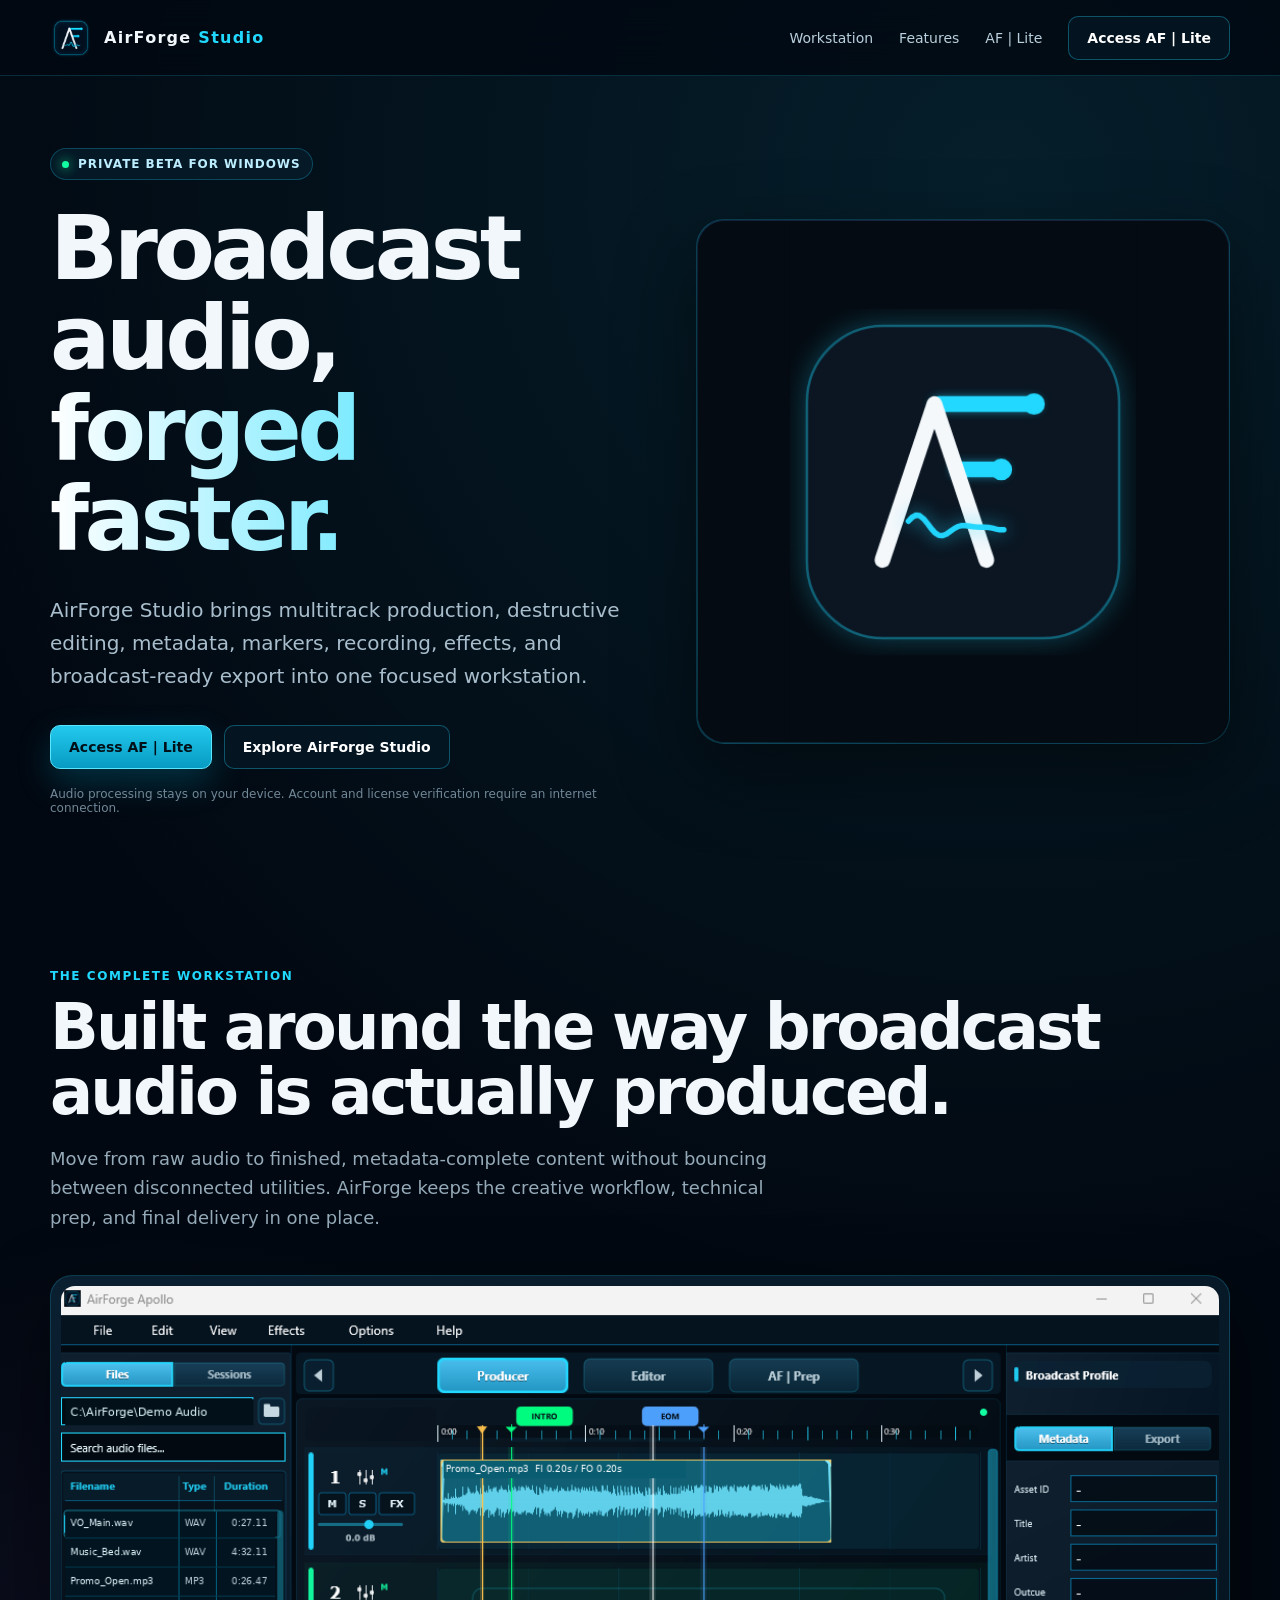
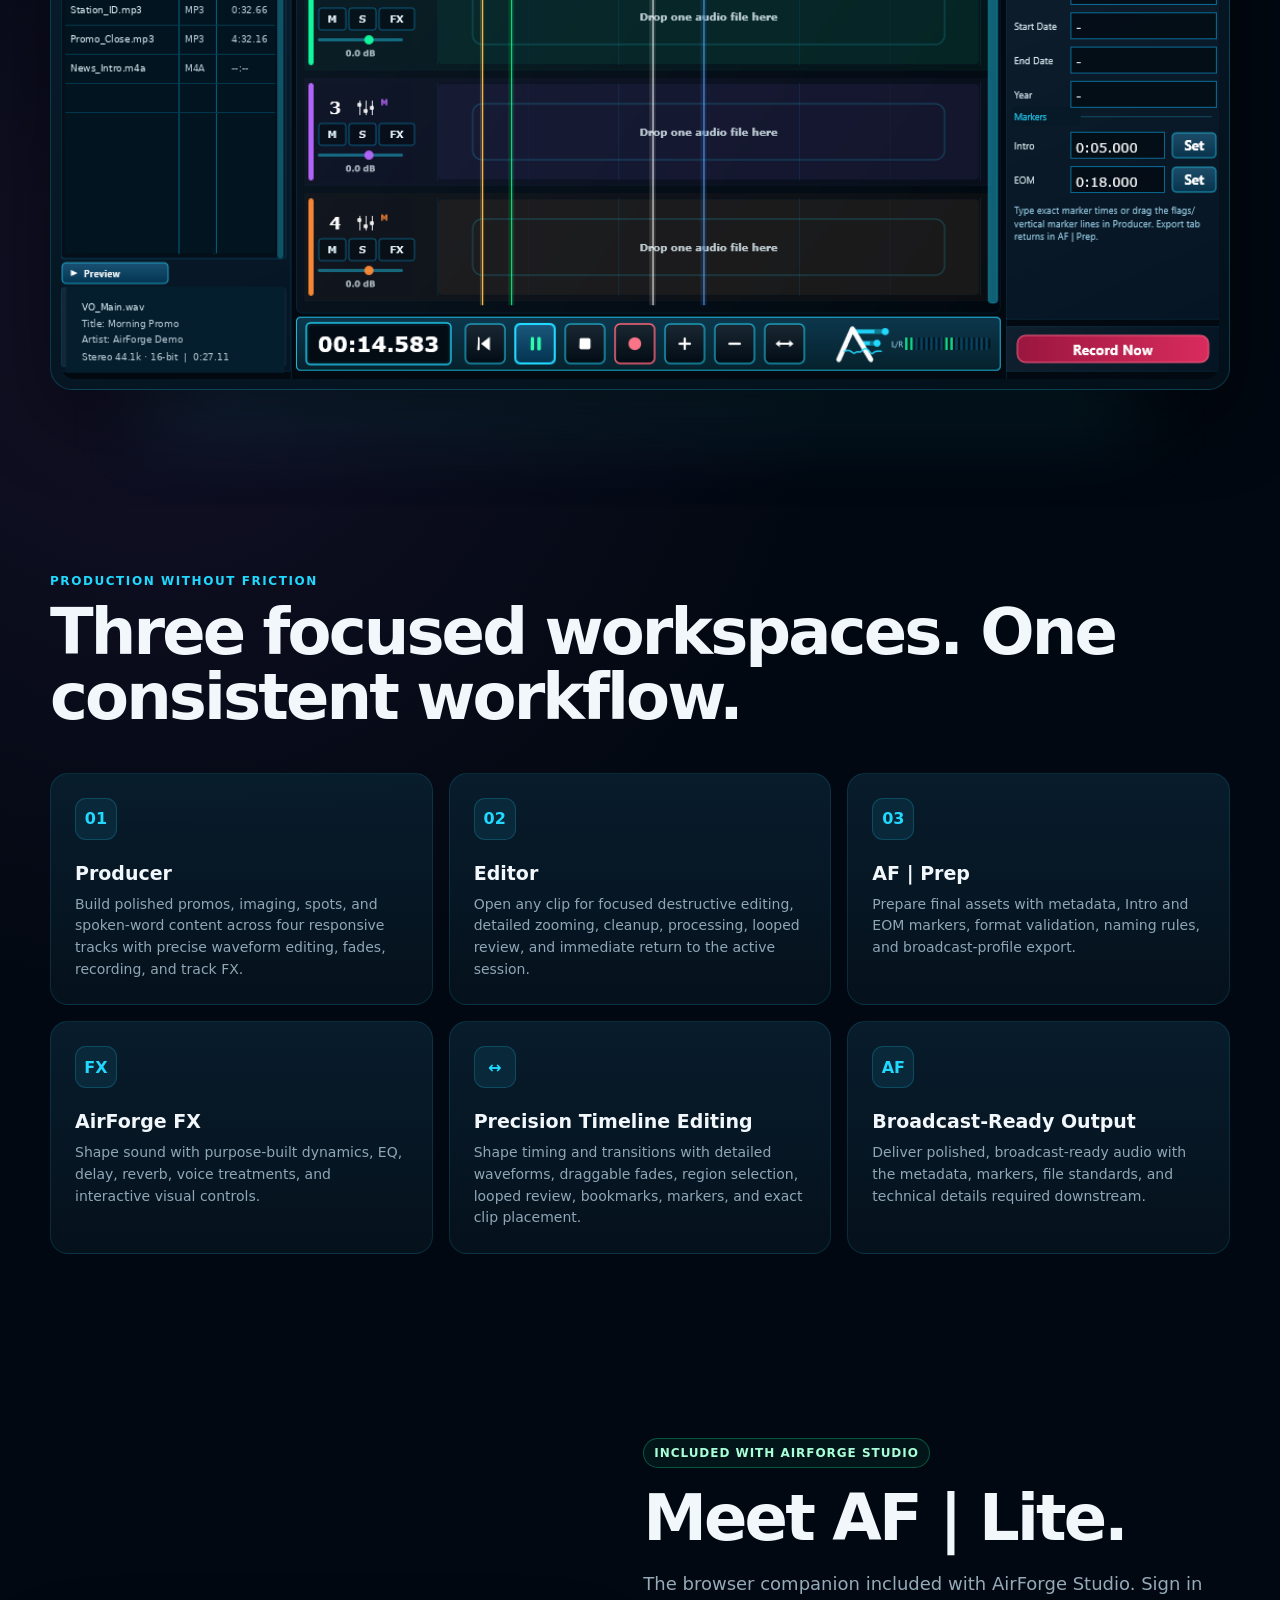
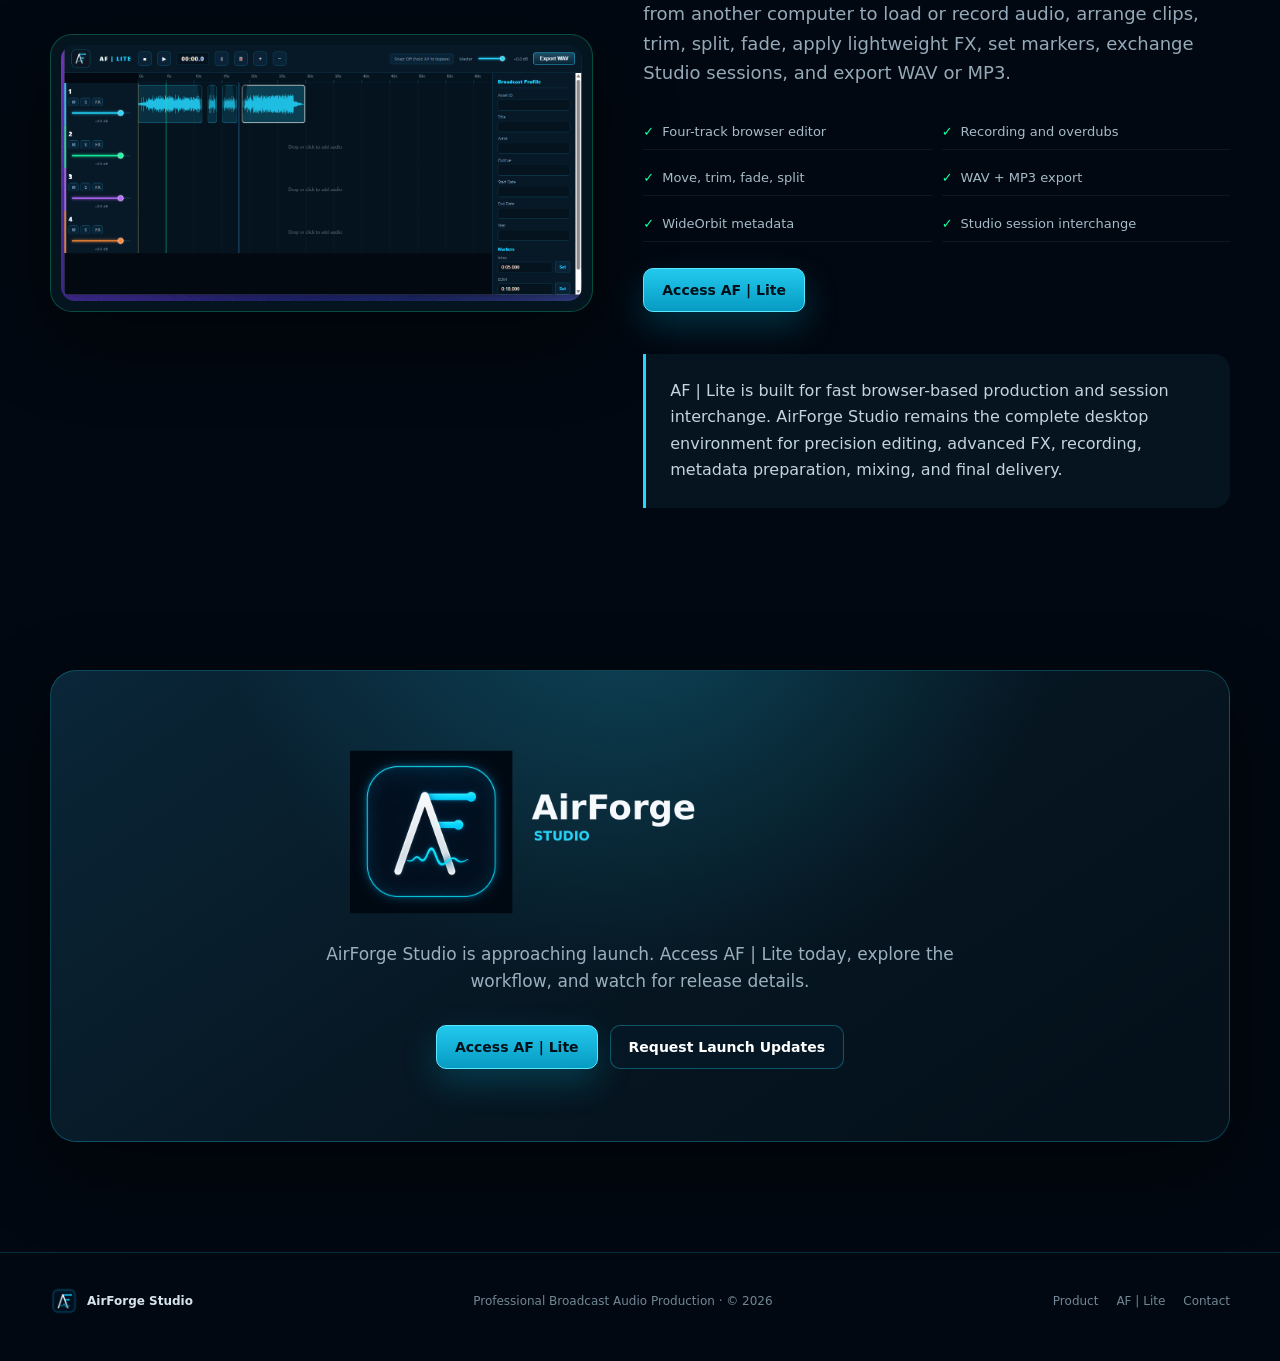
<file: index.html>
<!doctype html>
<html lang="en">
<head>
  <meta charset="utf-8" />
  <meta name="viewport" content="width=device-width, initial-scale=1" />
  <meta name="theme-color" content="#04111d" />
  <meta name="description" content="AirForge Studio is a professional broadcast audio production workstation built for speed, precision, and on-air workflows." />
  <title>AirForge Studio — Professional Broadcast Audio Production</title>
  <link rel="icon" href="assets/logo-icon.png" />
  <link rel="manifest" href="manifest.webmanifest" />
  <link rel="apple-touch-icon" href="assets/icon-192.png" />
  <style>
    :root{
      --bg:#020811; --bg2:#04111d; --panel:#071927; --panel2:#0a2234;
      --cyan:#21d8ff; --blue:#48a8ff; --green:#12ffa2; --magenta:#b767ff;
      --text:#f2f7fb; --muted:#8aa0af; --line:rgba(33,216,255,.18);
      --shadow:0 28px 80px rgba(0,0,0,.45);
    }
    *{box-sizing:border-box}
    html{scroll-behavior:smooth}
    body{margin:0;background:
      radial-gradient(circle at 78% 4%,rgba(33,216,255,.11),transparent 25%),
      radial-gradient(circle at 12% 42%,rgba(183,103,255,.09),transparent 24%),
      var(--bg);color:var(--text);font-family:Inter,Segoe UI,system-ui,-apple-system,sans-serif;overflow-x:hidden}
    a{color:inherit;text-decoration:none}
    button,a{ -webkit-tap-highlight-color:transparent }
    .wrap{width:min(1180px,calc(100% - 36px));margin:auto}
    .nav{height:76px;display:flex;align-items:center;justify-content:space-between;position:sticky;top:0;z-index:30;background:rgba(2,8,17,.78);backdrop-filter:blur(18px);border-bottom:1px solid var(--line)}
    .nav-inner{display:flex;align-items:center;justify-content:space-between;width:min(1180px,calc(100% - 36px));margin:auto}
    .brand{display:flex;align-items:center;gap:12px;font-weight:900;letter-spacing:.08em}.brand img{width:42px;height:42px;object-fit:contain}.brand span{color:var(--cyan)}
    .nav-links{display:flex;align-items:center;gap:26px;font-size:14px;color:#bad0dd}.nav-links a:hover{color:white}
    .btn{display:inline-flex;align-items:center;justify-content:center;gap:9px;border-radius:10px;padding:13px 18px;font-weight:800;font-size:14px;border:1px solid rgba(33,216,255,.32);background:#092033;color:white;cursor:pointer;transition:.2s ease}
    .btn:hover{transform:translateY(-2px);border-color:var(--cyan);box-shadow:0 0 24px rgba(33,216,255,.18)}
    .btn.primary{background:linear-gradient(180deg,#23c9ed,#079bc3);color:#001019;border-color:#59e6ff;box-shadow:0 14px 34px rgba(0,191,230,.22)}
    .btn.ghost{background:rgba(7,25,39,.7)}

    .hero{min-height:720px;display:grid;grid-template-columns:1.05fr .95fr;align-items:center;gap:56px;padding:72px 0 62px}
    .eyebrow{display:inline-flex;gap:9px;align-items:center;color:#bdeeff;border:1px solid rgba(33,216,255,.25);background:rgba(7,31,47,.65);padding:8px 11px;border-radius:999px;font-size:12px;font-weight:800;letter-spacing:.08em;text-transform:uppercase}
    .dot{width:7px;height:7px;border-radius:50%;background:var(--green);box-shadow:0 0 12px var(--green)}
    h1{font-size:clamp(52px,7vw,92px);line-height:1.01;letter-spacing:-.05em;margin:23px 0 22px;max-width:800px;padding:0 0 .08em;overflow:visible}
    h1 .accent{display:block;background:linear-gradient(90deg,#fff 0%,#7beaff 53%,#1fcbed 100%);-webkit-background-clip:text;background-clip:text;color:transparent}
    .lead{font-size:20px;line-height:1.65;color:#a9becc;max-width:660px;margin:0 0 32px}
    .hero-actions{display:flex;gap:12px;flex-wrap:wrap}
    .micro{margin-top:18px;color:#718897;font-size:12px}
    .hero-card{position:relative;min-height:525px;border:1px solid rgba(33,216,255,.2);border-radius:28px;background:linear-gradient(145deg,rgba(10,34,52,.92),rgba(2,9,16,.88));box-shadow:var(--shadow);overflow:hidden}
    .hero-card:before{content:"";position:absolute;inset:-25%;background:conic-gradient(from 180deg,transparent,rgba(33,216,255,.18),transparent 33%,rgba(183,103,255,.12),transparent 68%);animation:spin 18s linear infinite}@keyframes spin{to{transform:rotate(360deg)}}
    .hero-frame{position:absolute;inset:1px;border-radius:27px;background:linear-gradient(180deg,rgba(5,18,29,.98),rgba(2,8,15,.98));display:grid;place-items:center;overflow:hidden}
    .hero-frame iframe{width:100%;height:100%;border:0;pointer-events:none;transform:scale(1.02)}
    .hero-badge{position:absolute;left:22px;bottom:20px;right:22px;display:flex;justify-content:space-between;align-items:center;background:rgba(2,9,16,.72);border:1px solid rgba(33,216,255,.2);backdrop-filter:blur(12px);border-radius:14px;padding:13px 15px;font-size:12px;color:#9db4c2}
    .hero-badge strong{color:white;font-size:13px}

    section{padding:92px 0}.section-kicker{font-size:12px;color:var(--cyan);font-weight:900;letter-spacing:.13em;text-transform:uppercase;margin-bottom:12px}.section-title{font-size:clamp(36px,5vw,64px);line-height:1.02;letter-spacing:-.045em;margin:0 0 18px}.section-copy{color:#95aab8;font-size:18px;line-height:1.65;max-width:760px}
    .product-shot{margin-top:42px;padding:10px;border:1px solid rgba(33,216,255,.2);border-radius:22px;background:linear-gradient(160deg,#0a1f30,#03101a);box-shadow:var(--shadow);position:relative}.product-shot img{display:block;width:100%;border-radius:14px}.product-shot:after{content:"";position:absolute;inset:auto 8% -30px;height:60px;background:rgba(33,216,255,.16);filter:blur(42px);z-index:-1}
    .feature-grid{display:grid;grid-template-columns:repeat(3,1fr);gap:16px;margin-top:42px}.feature{padding:24px;border-radius:18px;background:linear-gradient(180deg,rgba(9,31,47,.9),rgba(5,18,29,.95));border:1px solid rgba(33,216,255,.13);min-height:190px}.feature .icon{width:42px;height:42px;border-radius:11px;display:grid;place-items:center;background:#09283a;border:1px solid rgba(33,216,255,.2);color:var(--cyan);font-weight:900;margin-bottom:22px}.feature h3{margin:0 0 10px;font-size:19px}.feature p{margin:0;color:#8fa6b5;line-height:1.55;font-size:14px}

    .lite{display:grid;grid-template-columns:1fr 1.08fr;gap:50px;align-items:center}.lite-card{padding:10px;border:1px solid rgba(18,255,162,.24);border-radius:22px;background:#04151f;box-shadow:var(--shadow)}.lite-card img{width:100%;display:block;border-radius:14px}.pill{display:inline-flex;padding:7px 10px;border-radius:999px;border:1px solid rgba(18,255,162,.28);color:#a9ffd7;background:rgba(18,255,162,.06);font-size:12px;font-weight:800;letter-spacing:.08em;text-transform:uppercase}.lite-list{display:grid;grid-template-columns:1fr 1fr;gap:10px;margin:26px 0}.lite-list div{font-size:13px;color:#a6bbc8;padding:10px 0;border-bottom:1px solid rgba(255,255,255,.06)}.lite-list div:before{content:"✓";color:var(--green);margin-right:8px;font-weight:900}
    .quote{margin-top:42px;padding:24px;border-left:3px solid var(--cyan);background:rgba(7,24,37,.75);border-radius:0 16px 16px 0;color:#c4d4de;line-height:1.65}

    .launch{padding:70px 0 110px}.launch-box{position:relative;overflow:hidden;text-align:center;padding:72px 30px;border-radius:26px;background:linear-gradient(145deg,#0a2638,#061520 58%,#04101a);border:1px solid rgba(33,216,255,.24);box-shadow:var(--shadow)}.launch-box:before{content:"";position:absolute;inset:-100px;background:radial-gradient(circle at 50% 0,rgba(33,216,255,.22),transparent 44%);pointer-events:none}.launch-box>*{position:relative}.launch-box p{max-width:650px;margin:16px auto 30px;color:#9bb0bd;font-size:17px;line-height:1.6}.launch-actions{display:flex;justify-content:center;gap:12px;flex-wrap:wrap}
    footer{border-top:1px solid var(--line);padding:34px 0 46px;color:#718795;font-size:12px}.footer-inner{display:flex;justify-content:space-between;align-items:center;gap:20px}.footer-brand{display:flex;align-items:center;gap:9px;color:#d6e3ea;font-weight:800}.footer-brand img{width:28px;height:28px}.footer-links{display:flex;gap:18px}
    .reveal{opacity:0;transform:translateY(20px);transition:.7s ease}.reveal.visible{opacity:1;transform:none}
    @media(max-width:900px){.nav-links a:not(.trial){display:none}.hero,.lite{grid-template-columns:1fr}.hero{padding-top:48px}.hero-card{min-height:430px}.feature-grid{grid-template-columns:1fr 1fr}.lite{gap:32px}.footer-inner{align-items:flex-start;flex-direction:column}}
    @media(max-width:600px){.wrap,.nav-inner{width:min(100% - 24px,1180px)}.nav{height:66px}.brand div{display:none}.hero{min-height:auto;padding:42px 0 52px;gap:32px}h1{font-size:52px}.lead{font-size:17px}.hero-card{min-height:360px}.feature-grid{grid-template-columns:1fr}.lite-list{grid-template-columns:1fr}.section-title{font-size:40px}.launch-box{padding:54px 18px}.btn{width:100%}.nav .btn{width:auto;padding:10px 12px}.footer-links{flex-wrap:wrap}}
  
    /* Mobile-first launch refinements */
    .mobile-cta{display:none}
    @media(max-width:700px){
      body{padding-bottom:78px}.nav{position:sticky;top:0}.nav-inner{gap:10px}.brand{min-width:0}.brand img{width:38px;height:38px}
      .hero{padding-top:28px}.eyebrow{font-size:10px}.hero-actions{display:grid;grid-template-columns:1fr;gap:10px}
      .hero-card{min-height:300px;border-radius:20px}.hero-frame{border-radius:19px}.hero-badge{left:10px;right:10px;bottom:10px;padding:10px;font-size:10px}
      section{padding:62px 0}.section-copy{font-size:16px}.product-shot{margin-top:28px;border-radius:15px;padding:6px;overflow:auto}.product-shot img{min-width:760px}
      .feature{min-height:0;padding:20px}.lite-card{overflow:auto}.lite-card img{min-width:720px}.quote{font-size:14px;padding:18px}.launch{padding-bottom:50px}
      .mobile-cta{display:grid;grid-template-columns:1fr 1fr;position:fixed;left:10px;right:10px;bottom:10px;z-index:90;background:rgba(2,9,16,.92);border:1px solid rgba(33,216,255,.28);border-radius:15px;padding:8px;gap:8px;backdrop-filter:blur(16px);box-shadow:0 12px 35px rgba(0,0,0,.48)}
      .mobile-cta .btn{width:100%;padding:12px 10px;font-size:12px}
    }
</style>
</head>
<body>
  <header class="nav">
    <div class="nav-inner">
      <a class="brand" href="#top"><img src="assets/logo-icon.png" alt="AirForge"><div>AirForge <span>Studio</span></div></a>
      <nav class="nav-links">
        <a href="#workstation">Workstation</a><a href="#features">Features</a><a href="#lite">AF | Lite</a>
        <a class="btn ghost trial" href="af-lite/">Access AF | Lite</a>
      </nav>
    </div>
  </header>

  <main id="top">
    <div class="wrap hero">
      <div>
        <div class="eyebrow"><span class="dot"></span> Private beta for Windows</div>
        <h1>Broadcast audio, <span class="accent">forged faster.</span></h1>
        <p class="lead">AirForge Studio brings multitrack production, destructive editing, metadata, markers, recording, effects, and broadcast-ready export into one focused workstation.</p>
        <div class="hero-actions">
          <a class="btn primary" href="af-lite/">Access AF | Lite</a>
          <a class="btn ghost" href="#workstation">Explore AirForge Studio</a>
        </div>
        <div class="micro">Audio processing stays on your device. Account and license verification require an internet connection.</div>
      </div>
      <div class="hero-card" aria-label="Animated AirForge logo">
        <div class="hero-frame"><iframe src="motion.html" title="Animated AirForge logo" loading="eager"></iframe></div>
      </div>
    </div>

    <section id="workstation">
      <div class="wrap reveal">
        <div class="section-kicker">The complete workstation</div>
        <h2 class="section-title">Built around the way broadcast audio is actually produced.</h2>
        <p class="section-copy">Move from raw audio to finished, metadata-complete content without bouncing between disconnected utilities. AirForge keeps the creative workflow, technical prep, and final delivery in one place.</p>
        <div class="product-shot"><img src="assets/airforge-app.png" alt="AirForge Studio Producer workspace"></div>
      </div>
    </section>

    <section id="features">
      <div class="wrap reveal">
        <div class="section-kicker">Production without friction</div>
        <h2 class="section-title">Three focused workspaces. One consistent workflow.</h2>
        <div class="feature-grid">
          <article class="feature"><div class="icon">01</div><h3>Producer</h3><p>Build polished promos, imaging, spots, and spoken-word content across four responsive tracks with precise waveform editing, fades, recording, and track FX.</p></article>
          <article class="feature"><div class="icon">02</div><h3>Editor</h3><p>Open any clip for focused destructive editing, detailed zooming, cleanup, processing, looped review, and immediate return to the active session.</p></article>
          <article class="feature"><div class="icon">03</div><h3>AF | Prep</h3><p>Prepare final assets with metadata, Intro and EOM markers, format validation, naming rules, and broadcast-profile export.</p></article>
          <article class="feature"><div class="icon">FX</div><h3>AirForge FX</h3><p>Shape sound with purpose-built dynamics, EQ, delay, reverb, voice treatments, and interactive visual controls.</p></article>
          <article class="feature"><div class="icon">↔</div><h3>Precision Timeline Editing</h3><p>Shape timing and transitions with detailed waveforms, draggable fades, region selection, looped review, bookmarks, markers, and exact clip placement.</p></article>
          <article class="feature"><div class="icon">AF</div><h3>Broadcast-Ready Output</h3><p>Deliver polished, broadcast-ready audio with the metadata, markers, file standards, and technical details required downstream.</p></article>
        </div>
      </div>
    </section>

    <section id="lite">
      <div class="wrap lite reveal">
        <div class="lite-card"><img src="assets/af-lite.png" alt="AF Lite browser multitrack editor"></div>
        <div>
          <span class="pill">Included with AirForge Studio</span>
          <h2 class="section-title" style="margin-top:18px">Meet AF | Lite.</h2>
          <p class="section-copy">The browser companion included with AirForge Studio. Sign in from another computer to load or record audio, arrange clips, trim, split, fade, apply lightweight FX, set markers, exchange Studio sessions, and export WAV or MP3.</p>
          <div class="lite-list">
            <div>Four-track browser editor</div><div>Recording and overdubs</div><div>Move, trim, fade, split</div><div>WAV + MP3 export</div><div>WideOrbit metadata</div><div>Studio session interchange</div>
          </div>
          <a class="btn primary" href="af-lite/">Access AF | Lite</a>
          <div class="quote">AF | Lite is built for fast browser-based production and session interchange. AirForge Studio remains the complete desktop environment for precision editing, advanced FX, recording, metadata preparation, mixing, and final delivery.</div>
        </div>
      </div>
    </section>

    <section class="launch">
      <div class="wrap reveal">
        <div class="launch-box">
          <img src="assets/logo-horizontal.png" alt="AirForge Studio" style="width:min(580px,88%);height:auto">
          <p>AirForge Studio is approaching launch. Access AF | Lite today, explore the workflow, and watch for release details.</p>
          <div class="launch-actions"><a class="btn primary" href="af-lite/">Access AF | Lite</a><a class="btn ghost" href="mailto:remix4u@hotmail.com?subject=AirForge%20Studio%20Launch%20Updates">Request Launch Updates</a></div>
        </div>
      </div>
    </section>
  </main>

  <footer><div class="wrap footer-inner"><div class="footer-brand"><img src="assets/logo-icon.png" alt="">AirForge Studio</div><div>Professional Broadcast Audio Production · © 2026</div><div class="footer-links"><a href="#workstation">Product</a><a href="#lite">AF | Lite</a><a href="mailto:remix4u@hotmail.com">Contact</a></div></div></footer>
  <script>
    const observer=new IntersectionObserver(entries=>entries.forEach(e=>{if(e.isIntersecting)e.target.classList.add('visible')}),{threshold:.12});
    document.querySelectorAll('.reveal').forEach(el=>observer.observe(el));
  </script>
<div class="mobile-cta"><a class="btn ghost" href="#features">See Features</a><a class="btn primary" href="af-lite/">Access AF | Lite</a></div>
</body>
</html>
</file>
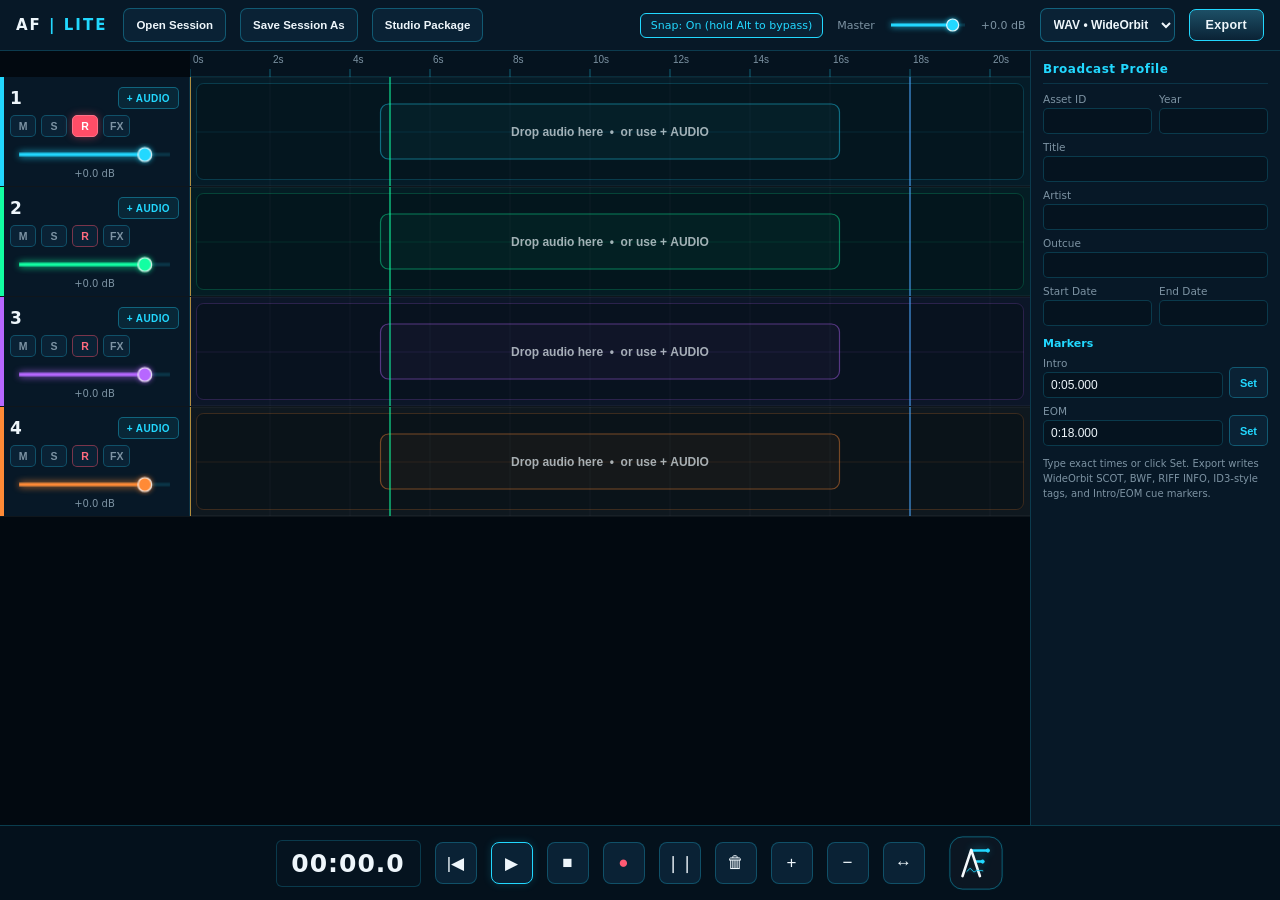
<file: af-lite.html>
<!DOCTYPE html>
<html lang="en">
<head>
<meta charset="UTF-8">
<title>AF | LITE</title>
<style>
  :root{
    --bg:#020910; --bg2:#05131f; --panel:#071827; --panel2:#0a2235;
    --border:#0a7fb2; --borderBright:#22d8ff; --cyan:#22d8ff; --blue:#48a8ff;
    --green:#12ffa2; --amber:#ffc34d; --red:#ff4d67; --magenta:#b767ff; --orange:#ff8a36;
    --text:#eef6fb; --muted:#7d93a3;
  }
  *{ box-sizing:border-box; }
  html,body{
    margin:0; padding:0; height:100%; background:var(--bg); color:var(--text);
    font-family:'Segoe UI',system-ui,-apple-system,sans-serif; overflow:hidden;
  }
  .app{ display:flex; flex-direction:column; height:100vh; }

  /* Transport */
  .transport{
    display:flex; align-items:center; gap:14px; padding:10px 16px;
    background:var(--panel); border-bottom:1px solid rgba(34,216,255,.18);
  }
  .brand{ font-weight:800; letter-spacing:2px; font-size:15px; margin-right:2px; }
  #logoMeter{ margin-right:8px; }
  .brand .mix{ color:var(--cyan); }
  .tbtn{
    width:36px; height:36px; border-radius:8px; background:var(--panel2);
    border:1px solid rgba(34,216,255,.25); color:var(--text); cursor:pointer;
    display:flex; align-items:center; justify-content:center; font-size:14px;
  }
  .tbtn:hover{ border-color:var(--cyan); box-shadow:0 0 10px rgba(34,216,255,.3); }
  .timeReadout{
    font-variant-numeric:tabular-nums; font-size:15px; font-weight:700;
    background:var(--bg2); border:1px solid rgba(34,216,255,.2); border-radius:6px;
    padding:6px 12px; letter-spacing:1px;
  }
  .spacer{ flex:1; }
  .masterWrap{ display:flex; align-items:center; gap:8px; font-size:11px; color:var(--muted); }
  .snapToggle{
    font-size:11px; color:var(--muted); display:flex; align-items:center; gap:6px;
    background:var(--panel2); border:1px solid rgba(34,216,255,.2); border-radius:6px;
    padding:5px 10px; cursor:pointer; user-select:none;
  }
  .snapToggle.on{ color:var(--cyan); border-color:var(--cyan); }

  /* Ruler */
  .ruler{
    height:26px; background:var(--bg2); position:relative;
    margin-left:190px; border-bottom:1px solid rgba(34,216,255,.12);
  }

  /* Tracks */
  .tracks{ flex:1; overflow-y:auto; }
  .trackRow{ display:flex; height:110px; border-bottom:1px solid rgba(255,255,255,.05); }
  .trackHeader{
    width:190px; flex:0 0 190px; background:var(--panel); padding:10px;
    border-right:1px solid rgba(34,216,255,.12); position:relative;
  }
  .trackHeader .stripe{ position:absolute; left:0; top:0; bottom:0; width:4px; }
  .trackTop{ display:flex; align-items:center; gap:6px; margin-bottom:6px; }
  .trackNum{ font-size:17px; font-weight:800; }
  .trackBtns{ display:flex; gap:5px; margin-bottom:6px; }
  .mbtn{
    min-width:26px; padding:0 6px; height:22px; border-radius:5px; font-size:10.5px; font-weight:700;
    background:var(--panel2); border:1px solid rgba(34,216,255,.25); color:var(--muted);
    cursor:pointer;
  }
  .mbtn.active{ background:var(--cyan); color:var(--bg); border-color:var(--cyan); }
  .dbLabel{ font-size:10px; color:var(--muted); text-align:center; margin:2px 0 6px; }
  .fxPopover{
    position:fixed; z-index:9998; background:var(--panel2);
    border:1px solid rgba(34,216,255,.35); border-radius:8px; padding:10px 12px;
    box-shadow:0 8px 24px rgba(0,0,0,.5);
  }
  .fxPopTitle{ font-size:10.5px; color:var(--muted); margin-bottom:8px; font-weight:700; }
  .fxPopover .eqRow{ display:flex; gap:10px; }
  .eqCol{ display:flex; flex-direction:column; align-items:center; gap:4px; }
  .eqCol span{ font-size:9px; color:var(--muted); }
  .eqCol canvas{ cursor:ns-resize; }
  .faderRow{ display:flex; align-items:center; gap:6px; }
  .faderCanvasWrap{ width:100%; }

  .laneWrap{ flex:1; position:relative; background:var(--bg2); }
  .lane{ position:absolute; inset:0; }

  .exportFormat{
    background:var(--panel2); color:var(--text); border:1px solid rgba(34,216,255,.35);
    border-radius:7px; padding:8px 9px; font-size:12px; font-weight:700;
  }
  .exportFormat:focus{ outline:none; border-color:var(--cyan); }
  .exportBtn{
    background:linear-gradient(180deg,#1d4f66,#0a2235); color:var(--text);
    border:1px solid var(--cyan); border-radius:7px; padding:8px 16px;
    font-size:12.5px; font-weight:700; cursor:pointer; letter-spacing:.3px;
  }
  .exportBtn:hover{ box-shadow:0 0 12px rgba(34,216,255,.4); }
  .exportBtn:disabled{ opacity:0.5; cursor:default; box-shadow:none; }

  .mainArea{ flex:1; display:flex; min-height:0; }
  .timelineCol{ flex:1; display:flex; flex-direction:column; min-width:0; }
  .timelineCol .tracks{ flex:1; }

  .metaPanel{
    width:250px; flex:0 0 250px; background:var(--panel);
    border-left:1px solid rgba(34,216,255,.18); padding:11px 12px; overflow-y:auto;
  }
  .metaHeader{
    font-size:12px; font-weight:800; letter-spacing:.5px; color:var(--cyan);
    margin-bottom:9px; padding-bottom:7px; border-bottom:1px solid rgba(34,216,255,.15);
  }
  .metaGrid{ display:grid; grid-template-columns:minmax(0,1fr); gap:7px; }
  .metaGrid.twoCol{ grid-template-columns:minmax(0,1fr) minmax(0,1fr); }
  .metaPanel label{
    display:block; min-width:0; font-size:10.5px; color:var(--muted); margin-bottom:0;
  }
  .metaPanel input{
    display:block; width:100%; min-width:0; margin-top:3px; background:var(--bg2);
    border:1px solid rgba(34,216,255,.2); border-radius:5px; color:var(--text);
    padding:5px 7px; font-size:12px;
  }
  .metaPanel input:focus{ outline:none; border-color:var(--cyan); }
  .metaSub{
    font-size:11px; font-weight:700; color:var(--cyan); margin:11px 0 7px;
  }
  .markerRow{ display:flex; align-items:flex-end; gap:6px; margin-bottom:7px; }
  .markerRow label{ flex:1; margin-bottom:0; }
  .setBtn{
    background:var(--panel2); border:1px solid rgba(34,216,255,.3); color:var(--cyan);
    border-radius:5px; padding:6px 10px; font-size:11px; font-weight:700; cursor:pointer;
    height:31px;
  }
  .setBtn:hover{ border-color:var(--cyan); box-shadow:0 0 8px rgba(34,216,255,.3); }
  .metaHint{ font-size:10px; color:var(--muted); line-height:1.5; margin-top:10px; }

  .ctxMenu{
    position:fixed; display:none; background:var(--panel2);
    border:1px solid rgba(34,216,255,.35); border-radius:8px; padding:5px;
    box-shadow:0 8px 24px rgba(0,0,0,.5); z-index:9999; min-width:170px;
  }
  .ctxItem{
    padding:8px 12px; font-size:12.5px; border-radius:5px; cursor:pointer;
    color:var(--text);
  }
  .ctxItem:hover{ background:rgba(34,216,255,.18); color:var(--cyan); }
  .ctxItem.disabled{ color:var(--muted); cursor:default; }
  .ctxItem.disabled:hover{ background:none; color:var(--muted); }
  .ctxSep{ height:1px; background:rgba(255,255,255,.08); margin:4px 2px; }

  .topBar{
    display:flex; align-items:center; gap:14px; padding:8px 16px;
    background:var(--panel); border-bottom:1px solid rgba(34,216,255,.18);
  }
  .transport{
    min-height:70px; padding:8px 12px; border-top:1px solid rgba(34,216,255,.22);
    border-bottom:none; justify-content:center; background:#04111c;
  }
  .transport .timeReadout{ font-size:25px; min-width:145px; text-align:center; padding:8px 14px; }
  .transport .tbtn{ width:42px; height:42px; font-size:17px; }
  .transport #btnPlay{ border-color:var(--cyan); box-shadow:0 0 8px rgba(34,216,255,.18); }
  .transport #logoMeter{ margin-left:8px; margin-right:0; }
  .addAudioBtn{
    margin-left:auto; height:22px; padding:0 8px; border-radius:5px; cursor:pointer;
    background:rgba(34,216,255,.08); border:1px solid rgba(34,216,255,.35);
    color:var(--cyan); font-size:10px; font-weight:800; letter-spacing:.4px;
  }
  .addAudioBtn:hover{ border-color:var(--cyan); box-shadow:0 0 8px rgba(34,216,255,.25); }
  .sessionBtn{
    height:34px; padding:0 12px; border-radius:7px; cursor:pointer;
    background:var(--panel2); border:1px solid rgba(34,216,255,.30);
    color:var(--text); font-size:11.5px; font-weight:700; white-space:nowrap;
  }
  .sessionBtn:hover{ border-color:var(--cyan); color:var(--cyan); box-shadow:0 0 8px rgba(34,216,255,.22); }
  .mbtn.recordArm{ color:#ff6b80; border-color:rgba(255,77,103,.45); }
  .mbtn.recordArm.active{ background:#ff4d67; color:#fff; border-color:#ff7188; box-shadow:0 0 9px rgba(255,77,103,.45); }
  #btnRecord.recording{ background:#ff4d67; color:#fff !important; border-color:#ff8a9b; box-shadow:0 0 16px rgba(255,77,103,.72); animation:recordPulse 1s ease-in-out infinite; }
  .recBadge{ display:none; align-items:center; height:18px; padding:0 6px; border-radius:9px; background:#ff4d67; color:#fff; font-size:9px; font-weight:900; letter-spacing:.65px; box-shadow:0 0 9px rgba(255,77,103,.45); }
  .trackHeader.recordingTrack .recBadge{ display:inline-flex; animation:recordPulse 1s ease-in-out infinite; }
  @keyframes recordPulse{ 0%,100%{transform:scale(1);opacity:1} 50%{transform:scale(.94);opacity:.72} }

  /* Mobile/tablet navigation: preserve the workstation instead of crushing it. */
  @media (max-width: 820px){
    html,body{ overflow:auto; min-height:100%; }
    .app{ min-width:0; height:auto; min-height:100vh; overflow:visible; }
    .transport{ position:sticky; top:0; z-index:1000; flex-wrap:wrap; gap:8px; padding:8px; }
    .transport .spacer{ display:none; }
    .brand{ order:-1; }
    .timeReadout{ font-size:14px; padding:6px 8px; }
    .tbtn{ width:38px; height:38px; }
    .masterWrap{ width:100%; justify-content:flex-end; order:20; }
    .exportFormat,.exportBtn{ min-height:38px; }
    .mainArea{ display:block; overflow:visible; }
    .timelineCol{ width:100%; overflow-x:auto; -webkit-overflow-scrolling:touch; }
    .timelineCol > .ruler, .timelineCol > .tracks{ min-width:760px; }
    .ruler{ margin-left:145px; }
    .trackHeader{ width:145px; flex-basis:145px; padding:8px; }
    .trackRow{ height:104px; }
    .metaPanel{ width:100%; max-height:none; border-left:0; border-top:1px solid rgba(34,216,255,.18); padding:12px; }
    .metaPanel label{ margin-bottom:7px; }
    canvas{ touch-action:none; }
  }
  @media (max-width: 480px){
    #logoMeter{ width:44px; height:44px; }
    .brand{ font-size:13px; margin-right:0; }
    .snapToggle{ width:100%; justify-content:center; order:18; }
    .exportFormat{ flex:1; }
    .exportBtn{ flex:1; }
  }

</style>
</head>
<body>
<div class="app">

  <div class="topBar">
    <div class="brand"><span style="color:var(--text)">AF</span> <span class="mix">| LITE</span></div>
    <button class="sessionBtn" id="btnOpenSession">Open Session</button>
    <button class="sessionBtn" id="btnSaveSession">Save Session As</button>
    <button class="sessionBtn" id="btnPackageSession" title="Download a ZIP containing the Studio-compatible session and its source audio">Studio Package</button>
    <input id="sessionFileInput" type="file" accept=".cfsession,.afsession,.afs,.xml,text/xml" hidden>
    <input id="sessionAudioInput" type="file" accept="audio/*" multiple hidden>
    <div class="spacer"></div>
    <div class="snapToggle on" id="snapToggle">Snap: On (hold Alt to bypass)</div>
    <div class="masterWrap">Master
      <canvas id="masterFader" width="90" height="26"></canvas>
      <span id="masterDbLabel">0.0 dB</span>
    </div>
    <select class="exportFormat" id="exportFormat" aria-label="Export format"><option value="wav">WAV • WideOrbit</option><option value="mp3">MP3 • Mobile</option></select>
    <button class="exportBtn" id="btnExport">Export</button>
  </div>

  <div class="mainArea">
    <div class="timelineCol">
      <div class="ruler"><canvas id="rulerCanvas"></canvas></div>
      <div class="tracks" id="tracks"></div>
    </div>

    <div class="metaPanel">
      <div class="metaHeader">Broadcast Profile</div>
      <div class="metaGrid twoCol">
        <label>Asset ID<input data-meta="assetId"></label>
        <label>Year<input data-meta="year"></label>
      </div>
      <div class="metaGrid" style="margin-top:7px;">
        <label>Title<input data-meta="title"></label>
        <label>Artist<input data-meta="artist"></label>
        <label>Outcue<input data-meta="outcue"></label>
      </div>
      <div class="metaGrid twoCol" style="margin-top:7px;">
        <label>Start Date<input data-meta="startDate"></label>
        <label>End Date<input data-meta="endDate"></label>
      </div>
      <div class="metaSub">Markers</div>
      <div class="markerRow">
        <label>Intro<input id="introField" value="0:00.000"></label>
        <button class="setBtn" id="setIntro">Set</button>
      </div>
      <div class="markerRow">
        <label>EOM<input id="eomField" value="0:00.000"></label>
        <button class="setBtn" id="setEom">Set</button>
      </div>
      <div class="metaHint">Type exact times or click Set. Export writes WideOrbit SCOT, BWF, RIFF INFO, ID3-style tags, and Intro/EOM cue markers.</div>
    </div>
  </div>

  <div class="transport">
    <div class="timeReadout" id="timeReadout">00:00.0</div>
    <button class="tbtn" id="btnToStart" title="Return to start">|&#9664;</button>
    <button class="tbtn" id="btnPlay" title="Play / Pause">&#9654;</button>
    <button class="tbtn" id="btnStop" title="Stop">&#9632;</button>
    <button class="tbtn" id="btnRecord" title="Record microphone to armed track" style="color:#ff5a73">&#9679;</button>
    <button class="tbtn" id="btnSplit" title="Split selected clip at playhead">&#10072;&#10072;</button>
    <button class="tbtn" id="btnDelete" title="Remove selected clip (Delete)">&#128465;</button>
    <button class="tbtn" id="btnZoomIn" title="Zoom in around playhead">+</button>
    <button class="tbtn" id="btnZoomOut" title="Zoom out around playhead">&minus;</button>
    <button class="tbtn" id="btnFit" title="Fit session to window">&#8596;</button>
    <canvas id="logoMeter" width="58" height="58"></canvas>
  </div>

  <div class="ctxMenu" id="ctxMenu"></div>

</div>

<script>
// Surface any error visibly instead of a silent blank page -- this line
// alone should tell us definitively what's actually happening if something
// is failing at runtime.
window.addEventListener('error', (e) => {
  const div = document.createElement('div');
  div.style.cssText = 'position:fixed;top:0;left:0;right:0;background:#ff4d67;color:#020910;padding:10px 14px;font-family:monospace;font-size:12px;z-index:99999;white-space:pre-wrap;';
  div.textContent = 'AirForge Lite error: ' + e.message + '  (line ' + e.lineno + ', col ' + e.colno + ')';
  document.body.appendChild(div);
});

// ---------------------------------------------------------------------------
// AirForge Lite -- 4-track web editor. No Editor workspace, no AF|Prep, no
// VST/heavy plugins. Move/trim/fade/split on up to one clip-chain per track,
// a light per-track 3-band EQ using native BiquadFilterNodes (no custom DSP
// at all), styled to match the real app's colour palette and fader language.
// ---------------------------------------------------------------------------

const AF = {
  cyan:'#22d8ff', green:'#12ffa2', magenta:'#b767ff', orange:'#ff8a36',
  bg:'#020910', panel2:'#0a2235'
};
const TRACK_COLORS = [AF.cyan, AF.green, AF.magenta, AF.orange];

const audioCtx = new (window.AudioContext || window.webkitAudioContext)();
const masterGain = audioCtx.createGain();
masterGain.connect(audioCtx.destination);

// Tap the actual master bus -- this is a real meter, not a loop. connect()
// fans out without disturbing the existing signal path to destination.
const meterAnalyser = audioCtx.createAnalyser();
meterAnalyser.fftSize = 512;
meterAnalyser.smoothingTimeConstant = 0.35;
masterGain.connect(meterAnalyser);
const meterFreqData = new Uint8Array(meterAnalyser.frequencyBinCount);
const meterTimeData = new Uint8Array(meterAnalyser.fftSize);

let snapEnabled = true;
let timelineLength = 60; // seconds, auto-extends as content is added
let playhead = 0;
let isPlaying = false;
let isRecording = false;
let mediaRecorder = null;
let recordStream = null;
let recordChunks = [];
let recordStartPosition = 0;
let armedTrackIndex = 0;
let transportStartCtxTime = 0;
let transportStartOffset = 0;
let pxPerSecond = 40;
let viewStartSeconds = 0;
const markerState = { intro: 5, eom: 18 };
const metaState = { assetId:'', title:'', artist:'', outcue:'', startDate:'', endDate:'', year:'' };
const sessionState = { openedFromFile:false, sourceName:'Untitled.cfsession', pendingXml:null, sourceFiles:new Map() };


function transportNow(){
  return isPlaying ? (audioCtx.currentTime - transportStartCtxTime + transportStartOffset) : playhead;
}

// --- Fader (matches AirForgeFaderLookAndFeel: glow line, gradient cap, unity tick) ---
function drawFader(canvas, valueDb, color){
  const ctx = canvas.getContext('2d');
  const w = canvas.width, h = canvas.height;
  ctx.clearRect(0,0,w,h);
  const minDb = -60, maxDb = 12;
  const t = (valueDb - minDb) / (maxDb - minDb); // 0..1
  const trackY = h/2, trackLeft = 8, trackRight = w-8;
  const thumbX = trackLeft + t*(trackRight-trackLeft);

  ctx.strokeStyle = 'rgba(34,216,255,0.15)';
  ctx.lineWidth = 3;
  ctx.beginPath(); ctx.moveTo(trackLeft, trackY); ctx.lineTo(trackRight, trackY); ctx.stroke();

  // glow fill from left to thumb
  ctx.strokeStyle = color;
  ctx.lineWidth = 3;
  ctx.shadowColor = color; ctx.shadowBlur = 6;
  ctx.beginPath(); ctx.moveTo(trackLeft, trackY); ctx.lineTo(thumbX, trackY); ctx.stroke();
  ctx.shadowBlur = 0;

  // unity tick (0dB)
  const unityT = (0 - minDb)/(maxDb-minDb);
  const unityX = trackLeft + unityT*(trackRight-trackLeft);
  ctx.strokeStyle = 'rgba(255,255,255,0.45)'; ctx.lineWidth = 1;
  ctx.beginPath(); ctx.moveTo(unityX, trackY-6); ctx.lineTo(unityX, trackY+6); ctx.stroke();

  // round handle, accent-coloured to match the track/master identity
  ctx.fillStyle = color;
  ctx.shadowColor = color; ctx.shadowBlur = 5;
  ctx.beginPath(); ctx.arc(thumbX, trackY, 6, 0, Math.PI*2); ctx.fill();
  ctx.shadowBlur = 0;
  ctx.strokeStyle = 'rgba(255,255,255,0.85)'; ctx.lineWidth = 1.2;
  ctx.beginPath(); ctx.arc(thumbX, trackY, 6, 0, Math.PI*2); ctx.stroke();
}
function roundRect(ctx,x,y,w,h,r){
  ctx.beginPath();
  ctx.moveTo(x+r,y); ctx.arcTo(x+w,y,x+w,y+h,r); ctx.arcTo(x+w,y+h,x,y+h,r);
  ctx.arcTo(x,y+h,x,y,r); ctx.arcTo(x,y,x+w,y,r); ctx.closePath();
}
function faderXToDb(canvas, mouseX){
  const w = canvas.width, trackLeft=8, trackRight=w-8;
  const t = Math.max(0, Math.min(1, (mouseX-trackLeft)/(trackRight-trackLeft)));
  return -60 + t*(12-(-60));
}

function wireFader(canvas, labelEl, getDb, setDb, color){
  const render = (db) => {
    drawFader(canvas, db, color);
    if (labelEl) labelEl.textContent = (db>=0?'+':'') + db.toFixed(1) + ' dB';
  };
  render(getDb());
  let dragging = false;
  const update = (e) => {
    const rect = canvas.getBoundingClientRect();
    const x = (e.touches ? e.touches[0].clientX : e.clientX) - rect.left;
    let db = faderXToDb(canvas, x);
    if (Math.abs(db) < 0.6) db = 0; // gentle snap to unity
    setDb(db);
    render(db);
  };
  canvas.addEventListener('mousedown', e => { dragging = true; update(e); });
  window.addEventListener('mousemove', e => { if (dragging) update(e); });
  window.addEventListener('mouseup', () => dragging = false);
  canvas.addEventListener('dblclick', () => { setDb(0); render(0); });
}

wireFader(document.getElementById('masterFader'), document.getElementById('masterDbLabel'),
  () => 20*Math.log10(masterGain.gain.value || 0.0001),
  (db) => { masterGain.gain.value = Math.pow(10, db/20); }, AF.cyan);

// --- Rotary EQ knob (matches FX rack knob language: glow ring + gradient body) ---
function drawKnob(canvas, value01, accent){
  const ctx = canvas.getContext('2d');
  const w = canvas.width, h = canvas.height;
  ctx.clearRect(0,0,w,h);
  const cx=w/2, cy=h/2, r=w/2-2;
  const startA = Math.PI*0.75, endA = Math.PI*2.25;
  const angle = startA + value01*(endA-startA);

  ctx.strokeStyle='rgba(255,255,255,0.08)'; ctx.lineWidth=2.4;
  ctx.beginPath(); ctx.arc(cx,cy,r,startA,endA); ctx.stroke();

  ctx.strokeStyle = accent; ctx.lineWidth=2.4;
  ctx.shadowColor = accent; ctx.shadowBlur=4;
  ctx.beginPath(); ctx.arc(cx,cy,r,startA,angle); ctx.stroke();
  ctx.shadowBlur=0;

  const grad = ctx.createRadialGradient(cx,cy-2,1,cx,cy,r*0.7);
  grad.addColorStop(0,'#233947'); grad.addColorStop(1,'#0b1622');
  ctx.fillStyle=grad; ctx.beginPath(); ctx.arc(cx,cy,r*0.62,0,Math.PI*2); ctx.fill();

  ctx.strokeStyle='rgba(255,255,255,0.85)'; ctx.lineWidth=1.4;
  ctx.beginPath();
  ctx.moveTo(cx+Math.cos(angle)*r*0.2, cy+Math.sin(angle)*r*0.2);
  ctx.lineTo(cx+Math.cos(angle)*r*0.55, cy+Math.sin(angle)*r*0.55);
  ctx.stroke();
}
function wireKnob(canvas, accent, onChange, initialValue=0.5, resetValue=0.5){
  let value = initialValue;
  drawKnob(canvas, value, accent);
  let dragging=false, startY=0, startVal=0;
  canvas.addEventListener('mousedown', e => { dragging=true; startY=e.clientY; startVal=value; });
  window.addEventListener('mousemove', e => {
    if (!dragging) return;
    value = Math.max(0, Math.min(1, startVal + (startY - e.clientY)/120));
    drawKnob(canvas, value, accent);
    onChange(value);
  });
  window.addEventListener('mouseup', () => dragging=false);
  canvas.addEventListener('dblclick', () => { value=resetValue; drawKnob(canvas,value,accent); onChange(value); });
}

// Synthesized impulse response for the reverb -- white noise shaped with an
// exponential decay. No IR file needed, no custom DSP beyond generating the
// buffer once; the actual reverb processing is entirely the native
// ConvolverNode. This is the standard technique for a real (if simple)
// algorithmic reverb using only built-in Web Audio nodes.
function createImpulseResponse(ctx, duration, decay){
  const rate = ctx.sampleRate;
  const length = Math.floor(rate*duration);
  const impulse = ctx.createBuffer(2, length, rate);
  for (let ch=0; ch<2; ch++){
    const data = impulse.getChannelData(ch);
    for (let i=0;i<length;i++) data[i] = (Math.random()*2-1) * Math.pow(1-i/length, decay);
  }
  return impulse;
}

// Built once and reused for BOTH live playback (audioCtx) and export
// (OfflineAudioContext) -- if these ever drifted into two separate
// implementations, "sounds right live, missing from the export" is exactly
// the kind of bug that creates.
function buildFxChain(ctx, inputNode, outputNode){
  const delayNode = ctx.createDelay(2.0); delayNode.delayTime.value = 0.35;
  const delayFeedback = ctx.createGain(); delayFeedback.gain.value = 0.35;
  const delayWet = ctx.createGain(); delayWet.gain.value = 0;
  const delayDry = ctx.createGain(); delayDry.gain.value = 1;
  const postDelay = ctx.createGain();
  inputNode.connect(delayDry); delayDry.connect(postDelay);
  inputNode.connect(delayNode); delayNode.connect(delayFeedback); delayFeedback.connect(delayNode);
  delayNode.connect(delayWet); delayWet.connect(postDelay);

  const convolver = ctx.createConvolver();
  convolver.buffer = createImpulseResponse(ctx, 2.4, 2.6);
  const reverbWet = ctx.createGain(); reverbWet.gain.value = 0;
  const reverbDry = ctx.createGain(); reverbDry.gain.value = 1;
  postDelay.connect(reverbDry); reverbDry.connect(outputNode);
  postDelay.connect(convolver); convolver.connect(reverbWet); reverbWet.connect(outputNode);

  return { delayNode, delayFeedback, delayWet, reverbWet };
}

// --- Track ---
class Track{
  constructor(index, headerEl, laneEl){
    this.index = index;
    this.color = TRACK_COLORS[index % 4];
    this.clips = []; // {buffer, peaks, startSeconds, trimStart, duration, fadeIn, fadeOut, sourceDuration, sourceFileName, sourceFile}
    this.selected = -1;
    this.mute = false; this.solo = false;

    this.gainNode = audioCtx.createGain();
    this.lowFilter = audioCtx.createBiquadFilter(); this.lowFilter.type='lowshelf'; this.lowFilter.frequency.value=200;
    this.midFilter = audioCtx.createBiquadFilter(); this.midFilter.type='peaking'; this.midFilter.frequency.value=1200; this.midFilter.Q.value=0.9;
    this.highFilter = audioCtx.createBiquadFilter(); this.highFilter.type='highshelf'; this.highFilter.frequency.value=5000;
    this.gainNode.connect(this.lowFilter); this.lowFilter.connect(this.midFilter);
    this.midFilter.connect(this.highFilter);
    const fx = buildFxChain(audioCtx, this.highFilter, masterGain);
    this.delayWet = fx.delayWet; this.reverbWet = fx.reverbWet;
    this.gainDb = 0;
    this.activeSources = [];

    this.headerEl = headerEl; this.laneEl = laneEl;
    this.buildHeader();
    this.canvas = document.createElement('canvas');
    this.canvas.className = 'lane';
    laneEl.appendChild(this.canvas);
    this.fileInput = document.createElement('input');
    this.fileInput.type = 'file'; this.fileInput.accept = 'audio/*';
    this.fileInput.style.display = 'none';
    laneEl.appendChild(this.fileInput);
    this.fileInput.addEventListener('change', (e) => {
      if (e.target.files.length) this.loadFile(e.target.files[0]);
    });
    this.wireLaneEvents();
    this.resize();
  }

  buildHeader(){
    const h = this.headerEl;
    h.innerHTML = `
      <div class="stripe" style="background:${this.color}"></div>
      <div class="trackTop"><span class="trackNum">${this.index+1}</span><span class="recBadge">REC</span><button class="addAudioBtn" data-add>+ AUDIO</button></div>
      <div class="trackBtns">
        <button class="mbtn" data-m>M</button>
        <button class="mbtn" data-s>S</button>
        <button class="mbtn recordArm${this.index===armedTrackIndex?' active':''}" data-r title="Arm Track ${this.index+1} for recording">R</button>
        <button class="mbtn" data-fx>FX</button>
      </div>
      <div class="faderRow">
        <canvas class="faderCanvasWrap" width="150" height="20"></canvas>
      </div>
      <div class="dbLabel">0.0 dB</div>
    `;
    h.querySelector('[data-m]').addEventListener('click', (e) => {
      this.mute = !this.mute; e.target.classList.toggle('active', this.mute); this.applyMuteSolo();
    });
    h.querySelector('[data-s]').addEventListener('click', (e) => {
      this.solo = !this.solo; e.target.classList.toggle('active', this.solo); this.applyMuteSolo();
    });
    h.querySelector('[data-r]').addEventListener('click', () => armTrack(this.index));
    h.querySelector('[data-fx]').addEventListener('click', (e) => this.toggleFxPopover(e.target));
    h.querySelector('[data-add]').addEventListener('click', () => this.fileInput.click());
    wireFader(h.querySelector('.faderCanvasWrap'), h.querySelector('.dbLabel'), () => this.gainDb, (db) => {
      this.gainDb = db; this.gainNode.gain.value = Math.pow(10, db/20);
    }, this.color);
  }

  toggleFxPopover(anchorEl){
    const existing = document.getElementById('fxPopover');
    if (existing){ existing.remove(); if (existing.dataset.track===String(this.index)) return; }
    const pop = document.createElement('div');
    pop.id = 'fxPopover'; pop.className = 'fxPopover'; pop.dataset.track = this.index;
    pop.innerHTML = `
      <div class="fxPopTitle">Track ${this.index+1} EQ</div>
      <div class="eqRow">
        <div class="eqCol"><canvas data-eq="low" width="30" height="30"></canvas><span>Low</span></div>
        <div class="eqCol"><canvas data-eq="mid" width="30" height="30"></canvas><span>Mid</span></div>
        <div class="eqCol"><canvas data-eq="high" width="30" height="30"></canvas><span>High</span></div>
      </div>
      <div class="fxPopTitle" style="margin-top:10px;">FX</div>
      <div class="eqRow">
        <div class="eqCol"><canvas data-fx="delay" width="30" height="30"></canvas><span>Delay</span></div>
        <div class="eqCol"><canvas data-fx="reverb" width="30" height="30"></canvas><span>Reverb</span></div>
      </div>
    `;
    const rect = anchorEl.getBoundingClientRect();
    pop.style.left = rect.left+'px'; pop.style.top = (rect.bottom+6)+'px';
    document.body.appendChild(pop);
    wireKnob(pop.querySelector('[data-eq="low"]'), this.color, v => this.lowFilter.gain.value=(v-0.5)*24, this.lowFilter.gain.value/24+0.5, 0.5);
    wireKnob(pop.querySelector('[data-eq="mid"]'), this.color, v => this.midFilter.gain.value=(v-0.5)*24, this.midFilter.gain.value/24+0.5, 0.5);
    wireKnob(pop.querySelector('[data-eq="high"]'), this.color, v => this.highFilter.gain.value=(v-0.5)*24, this.highFilter.gain.value/24+0.5, 0.5);
    wireKnob(pop.querySelector('[data-fx="delay"]'), this.color, v => this.delayWet.gain.value=v, this.delayWet.gain.value, 0);
    wireKnob(pop.querySelector('[data-fx="reverb"]'), this.color, v => this.reverbWet.gain.value=v, this.reverbWet.gain.value, 0);
    setTimeout(() => {
      window.addEventListener('click', function closeOnce(e){
        if (!pop.contains(e.target) && e.target!==anchorEl){ pop.remove(); window.removeEventListener('click', closeOnce); }
      });
    }, 0);
  }

  applyMuteSolo(){
    const anySolo = tracks.some(t => t.solo);
    const audible = this.mute ? false : (anySolo ? this.solo : true);
    this.gainNode.gain.value = audible ? Math.pow(10, this.gainDb/20) : 0;
  }

  resize(){
    const rect = this.laneEl.getBoundingClientRect();
    this.canvas.width = rect.width; this.canvas.height = rect.height;
    this.draw();
  }

  async decodeFile(file){
    const arr = await file.arrayBuffer();
    const buffer = await audioCtx.decodeAudioData(arr.slice(0));
    return { buffer, peaks:computePeaks(buffer, 1200) };
  }

  async loadFile(file){
    const decoded = await this.decodeFile(file);
    const clip = {
      buffer:decoded.buffer, peaks:decoded.peaks, startSeconds:0, trimStart:0,
      duration:decoded.buffer.duration, sourceDuration:decoded.buffer.duration,
      fadeIn:0, fadeOut:0, gainDb:0, name:file.name,
      sourceFileName:file.name, sourceFile:file
    };
    this.clips = [clip];
    sessionState.sourceFiles.set(file.name.toLowerCase(), file);
    timelineLength = Math.max(timelineLength, clip.duration + 5);
    rebuildRuler();
    this.draw();
  }

  addRecordedBuffer(buffer, file, startSeconds){
    const clip = {
      buffer, peaks:computePeaks(buffer, 1200), startSeconds:Math.max(0,startSeconds), trimStart:0,
      duration:buffer.duration, sourceDuration:buffer.duration,
      fadeIn:0.005, fadeOut:0.005, gainDb:0, name:file.name,
      sourceFileName:file.name, sourceFile:file
    };
    this.clips.push(clip);
    this.clips.sort((a,b) => a.startSeconds-b.startSeconds);
    this.selected = this.clips.indexOf(clip);
    currentTrackForSplit = this;
    sessionState.sourceFiles.set(file.name.toLowerCase(), file);
    timelineLength = Math.max(timelineLength, clip.startSeconds+clip.duration+5);
    rebuildRuler();
    this.draw();
  }

  async addSessionClip(spec, file){
    let decoded = null;
    if (file){
      try { decoded = await this.decodeFile(file); sessionState.sourceFiles.set(file.name.toLowerCase(), file); }
      catch(err){ console.warn('Could not decode session audio', file.name, err); }
    }
    const sourceDuration = Number(spec.sourceDuration || spec.duration || (decoded ? decoded.buffer.duration : 0));
    this.clips.push({
      buffer: decoded ? decoded.buffer : null,
      peaks: decoded ? decoded.peaks : new Array(1200).fill(0),
      startSeconds:Number(spec.start||0), trimStart:Number(spec.trimStart||0),
      duration:Number(spec.duration||sourceDuration||0), sourceDuration:sourceDuration,
      fadeIn:Number(spec.fadeIn||0), fadeOut:Number(spec.fadeOut||0), gainDb:Number(spec.gainDb||0),
      name:spec.name||spec.sourceFileName||'Clip',
      sourceFileName:spec.sourceFileName||spec.name||'', sourceFile:file||null
    });
  }

  x2sec(x){ return x / pxPerSecond + viewStartSeconds; }
  sec2x(s){ return (s - viewStartSeconds) * pxPerSecond; }

  hitTest(x, y){
    for (let i=0;i<this.clips.length;i++){
      const c = this.clips[i];
      const cx0 = this.sec2x(c.startSeconds), cx1 = this.sec2x(c.startSeconds+c.duration);
      if (x>=cx0 && x<=cx1) return i;
    }
    return -1;
  }

  draw(){
    const ctx = this.canvas.getContext('2d');
    const w = this.canvas.width, h = this.canvas.height;
    ctx.clearRect(0,0,w,h);

    // Give every track a persistent, AirForge-style lane identity instead of
    // allowing empty rows to collapse visually into one black canvas.
    const lanePad = 6;
    ctx.fillStyle = hexAlpha(this.color, 0.045);
    ctx.fillRect(0, 0, w, h);
    ctx.fillStyle = 'rgba(2,9,16,0.34)';
    roundRect(ctx, lanePad, lanePad, Math.max(0, w-lanePad*2), Math.max(0, h-lanePad*2), 7);
    ctx.fill();
    ctx.strokeStyle = hexAlpha(this.color, 0.20);
    ctx.lineWidth = 1;
    roundRect(ctx, lanePad+0.5, lanePad+0.5, Math.max(0, w-lanePad*2-1), Math.max(0, h-lanePad*2-1), 7);
    ctx.stroke();

    // Subtle centre line and edge separators make the lane read as a real
    // waveform workspace even before audio is loaded.
    ctx.strokeStyle = hexAlpha(this.color, 0.10);
    ctx.beginPath(); ctx.moveTo(lanePad, h/2+0.5); ctx.lineTo(w-lanePad, h/2+0.5); ctx.stroke();
    ctx.strokeStyle = 'rgba(255,255,255,0.035)';
    ctx.beginPath(); ctx.moveTo(0,0.5); ctx.lineTo(w,0.5); ctx.stroke();
    ctx.beginPath(); ctx.moveTo(0,h-0.5); ctx.lineTo(w,h-0.5); ctx.stroke();

    // grid -- same adaptive spacing as the ruler, only across the visible range
    ctx.strokeStyle='rgba(255,255,255,0.045)';
    const gridStep = rulerTickStep();
    const firstGrid = Math.floor(viewStartSeconds/gridStep)*gridStep;
    const visibleEnd = viewStartSeconds + w/pxPerSecond;
    for (let s=firstGrid; s<=visibleEnd; s+=gridStep){
      const x=this.sec2x(s); ctx.beginPath(); ctx.moveTo(x,0); ctx.lineTo(x,h); ctx.stroke();
    }
    if (this.clips.length===0){
      const dropW = Math.min(460, Math.max(220, w-72));
      const dropH = Math.min(56, h-28);
      const dropX = (w-dropW)/2;
      const dropY = (h-dropH)/2;
      ctx.fillStyle = hexAlpha(this.color, 0.045);
      roundRect(ctx, dropX, dropY, dropW, dropH, 8); ctx.fill();
      ctx.strokeStyle = hexAlpha(this.color, 0.42);
      ctx.lineWidth = 1.2;
      roundRect(ctx, dropX+0.5, dropY+0.5, dropW-1, dropH-1, 8); ctx.stroke();
      ctx.fillStyle = 'rgba(238,246,251,0.68)';
      ctx.font = '600 12px Segoe UI, sans-serif';
      ctx.textAlign = 'center';
      ctx.fillText('Drop audio here  •  or use + AUDIO', w/2, h/2+4);
      ctx.textAlign = 'left';
    }
    this.clips.forEach((c,i) => this.drawClip(ctx,c,i===this.selected));
    // Intro/EOM markers, matching the real app's green/blue convention
    const ix = this.sec2x(markerState.intro), ex = this.sec2x(markerState.eom);
    ctx.strokeStyle='rgba(18,255,162,0.7)'; ctx.lineWidth=1.5;
    ctx.beginPath(); ctx.moveTo(ix,0); ctx.lineTo(ix,h); ctx.stroke();
    ctx.strokeStyle='rgba(72,168,255,0.7)'; ctx.lineWidth=1.5;
    ctx.beginPath(); ctx.moveTo(ex,0); ctx.lineTo(ex,h); ctx.stroke();
    // playhead
    const px = this.sec2x(transportNow());
    ctx.strokeStyle='rgba(255,196,77,0.9)'; ctx.lineWidth=1.5;
    ctx.beginPath(); ctx.moveTo(px,0); ctx.lineTo(px,h); ctx.stroke();
  }

  drawClip(ctx, c, selected){
    const x0 = this.sec2x(c.startSeconds), x1 = this.sec2x(c.startSeconds+c.duration);
    const h = this.canvas.height, pad=6;
    ctx.fillStyle = hexAlpha(this.color, selected?0.22:0.14);
    roundRect(ctx, x0, pad, x1-x0, h-pad*2, 6); ctx.fill();
    ctx.strokeStyle = selected ? '#ffffff' : hexAlpha(this.color,0.6);
    ctx.lineWidth = selected?1.6:1;
    roundRect(ctx, x0, pad, x1-x0, h-pad*2, 6); ctx.stroke();

    // waveform
    const peaks = c.peaks;
    const visW = x1-x0, midY = h/2;
    ctx.fillStyle = hexAlpha(this.color, 0.85);
    const trimFrac0 = c.trimStart / c.sourceDuration;
    const trimFrac1 = (c.trimStart+c.duration) / c.sourceDuration;
    const i0 = Math.floor(trimFrac0*peaks.length), i1 = Math.ceil(trimFrac1*peaks.length);
    for (let px=0; px<visW; px++){
      const idx = i0 + Math.floor((px/visW)*(i1-i0));
      const pk = peaks[Math.max(0,Math.min(peaks.length-1,idx))] || 0;
      const barH = pk*(h-pad*2-4);
      ctx.fillRect(x0+px, midY-barH/2, 1, barH);
    }

    // fade triangles -- fadeIn/fadeOut are DURATIONS, so this needs a pure
    // scale conversion (duration * pxPerSecond), not sec2x(), which is for
    // absolute positions and subtracts viewStartSeconds. Once the view had
    // panned away from time zero, sec2x(c.fadeIn) produced a wildly wrong
    // (often deeply negative) width, which is exactly what made separated
    // clips look like they shared one continuous fade across the gap.
    ctx.fillStyle='rgba(2,9,16,0.55)';
    if (c.fadeIn>0){
      const fx = c.fadeIn * pxPerSecond;
      ctx.beginPath(); ctx.moveTo(x0,pad); ctx.lineTo(x0+fx,pad); ctx.lineTo(x0,h-pad); ctx.closePath(); ctx.fill();
    }
    if (c.fadeOut>0){
      const fx = c.fadeOut * pxPerSecond;
      ctx.beginPath(); ctx.moveTo(x1,pad); ctx.lineTo(x1-fx,pad); ctx.lineTo(x1,h-pad); ctx.closePath(); ctx.fill();
    }
  }

  wireLaneEvents(){
    let dragMode=null, dragClip=-1, dragStartX=0, orig=null, mouseDownX=0, dragMoved=false;
    const edgeZone = 12;

    this.canvas.addEventListener('mousedown', (e) => {
      const rect = this.canvas.getBoundingClientRect();
      const x = e.clientX-rect.left, y = e.clientY-rect.top;
      const idx = this.hitTest(x,y);
      this.selected = idx;
      currentTrackForSplit = this;
      if (idx===-1){
        seekTo(this.x2sec(x));
        this.selected=-1;
        this.draw();
        return;
      }
      const c = this.clips[idx];
      const cx0=this.sec2x(c.startSeconds), cx1=this.sec2x(c.startSeconds+c.duration);
      const topCorner = y < 16;
      dragStartX = x; orig = {...c}; dragClip = idx; mouseDownX = x; dragMoved = false;

      // Fade corners checked BEFORE trim edges (this is the exact hit-test
      // priority bug we found and fixed in the real app -- trim's edge zone
      // has no vertical constraint, so it must not be checked first or the
      // fade handle becomes unreachable).
      if (topCorner && Math.abs(x-cx0)<=12) dragMode='fadeIn';
      else if (topCorner && Math.abs(x-cx1)<=12) dragMode='fadeOut';
      else if (Math.abs(x-cx0)<=edgeZone) dragMode='trimStart';
      else if (Math.abs(x-cx1)<=edgeZone) dragMode='trimEnd';
      else dragMode='move';
      this.draw();
    });

    this.canvas.addEventListener('contextmenu', (e) => {
      e.preventDefault();
      const rect = this.canvas.getBoundingClientRect();
      const x = e.clientX-rect.left, y = e.clientY-rect.top;
      const clickedTime = Math.max(0, this.x2sec(x));
      const idx = this.hitTest(x,y);
      const items = [
        { label:'Set Intro Here', enabled:true, action:() => setMarkerAt('intro', clickedTime) },
        { label:'Set EOM Here', enabled:true, action:() => setMarkerAt('eom', clickedTime) },
      ];

      if (idx!==-1){
        this.selected = idx;
        currentTrackForSplit = this;
        this.draw();
        const c = this.clips[idx];
        const t = transportNow();
        const canSplit = t>c.startSeconds+0.05 && t<c.startSeconds+c.duration-0.05;
        items.push(
          { sep:true },
          { label:'Split at Playhead', enabled:canSplit, action:() => this.splitAtPlayhead() },
          { label:'Duplicate Clip', enabled:true, action:() => this.duplicateSelected() },
          { sep:true },
          { label:'Delete Clip', enabled:true, action:() => this.removeSelected() }
        );
      }
      showContextMenu(e.clientX, e.clientY, items);
    });

    window.addEventListener('mousemove', (e) => {
      if (!dragMode || dragClip<0) return;
      const rect = this.canvas.getBoundingClientRect();
      const x = e.clientX-rect.left;
      if (Math.abs(x-mouseDownX) > 3) dragMoved = true;
      // Pure delta -- NOT this.x2sec(), which adds viewStartSeconds and is
      // only correct for absolute positions. Using it here was adding a
      // phantom offset equal to however far the view had panned/zoomed,
      // which is exactly what caused clips to jump several seconds on a
      // tiny drag once the view was no longer at the very start.
      let deltaSec = (x-dragStartX) / pxPerSecond;
      const snap = (v) => (snapEnabled && !e.altKey) ? Math.round(v*4)/4 : v;
      const c = this.clips[dragClip];

      if (dragMode==='move'){
        c.startSeconds = Math.max(0, snap(orig.startSeconds+deltaSec));
      } else if (dragMode==='trimStart'){
        const maxStart = orig.startSeconds+orig.duration-0.1;
        const newStart = Math.min(maxStart, Math.max(0, snap(orig.startSeconds+deltaSec)));
        const shift = newStart-orig.startSeconds;
        c.startSeconds = newStart;
        c.trimStart = Math.max(0, orig.trimStart+shift);
        c.duration = orig.duration-shift;
      } else if (dragMode==='trimEnd'){
        const minEnd = orig.startSeconds+0.1;
        const newDur = Math.max(0.1, snap(orig.duration+deltaSec));
        c.duration = Math.min(newDur, orig.sourceDuration-c.trimStart);
      } else if (dragMode==='fadeIn'){
        c.fadeIn = Math.max(0, Math.min(c.duration*0.9, orig.fadeIn+deltaSec));
      } else if (dragMode==='fadeOut'){
        c.fadeOut = Math.max(0, Math.min(c.duration*0.9, orig.fadeOut-deltaSec));
      }
      this.draw();
    });
    window.addEventListener('mouseup', () => {
      // A plain click on a clip body (selected it, but never actually
      // dragged) also moves the playhead there -- previously the ONLY way
      // to position the cursor was clicking blank space, which made it
      // impossible to ever get the cursor INSIDE a loaded clip, which in
      // turn made Split unreachable (it requires the cursor to be inside
      // the clip). A real drag still moves/trims/fades as before; this
      // only fires when nothing actually moved.
      if (dragMode==='move' && !dragMoved && dragClip>=0){
        seekTo(this.x2sec(mouseDownX));
      }
      dragMode=null; dragClip=-1;
    });

    // Hover feedback: cursor changes near trim edges/fade corners so the
    // grab zones are actually visible, not just theoretically clickable.
    this.canvas.addEventListener('mousemove', (e) => {
      if (dragMode) return; // don't fight the active drag's own feedback
      const rect = this.canvas.getBoundingClientRect();
      const x = e.clientX-rect.left, y = e.clientY-rect.top;
      const idx = this.hitTest(x,y);
      if (idx===-1){ this.canvas.style.cursor = 'crosshair'; return; }
      const c = this.clips[idx];
      const cx0=this.sec2x(c.startSeconds), cx1=this.sec2x(c.startSeconds+c.duration);
      const topCorner = y<16;
      if (topCorner && (Math.abs(x-cx0)<=12 || Math.abs(x-cx1)<=12)) this.canvas.style.cursor='ns-resize';
      else if (Math.abs(x-cx0)<=edgeZone || Math.abs(x-cx1)<=edgeZone) this.canvas.style.cursor='ew-resize';
      else this.canvas.style.cursor='grab';
    });

    this.canvas.addEventListener('dragover', e => e.preventDefault());
    this.canvas.addEventListener('drop', e => {
      e.preventDefault();
      if (e.dataTransfer.files.length) this.loadFile(e.dataTransfer.files[0]);
    });
  }

  splitAtPlayhead(){
    if (this.selected<0) return;
    const c = this.clips[this.selected];
    const t = transportNow();
    if (t<=c.startSeconds+0.05 || t>=c.startSeconds+c.duration-0.05) return;
    const rightDur = c.startSeconds+c.duration-t;
    const leftDur = t-c.startSeconds;
    // 15ms is long enough to smooth over a hard discontinuity at the cut
    // point (avoids a click/pop if the waveform isn't at a zero-crossing
    // right there) but short enough that it doesn't read as an actual
    // fade -- clamped to 40% of whichever side is shorter so a very tiny
    // split fragment never gets over-faded.
    const DEFAULT_SPLIT_FADE = 0.015;
    const right = {...c, startSeconds:t, trimStart:c.trimStart+(t-c.startSeconds), duration:rightDur,
                   fadeIn: Math.min(rightDur*0.4, DEFAULT_SPLIT_FADE)};
    c.duration = leftDur;
    c.fadeOut = Math.min(leftDur*0.4, DEFAULT_SPLIT_FADE);
    this.clips.splice(this.selected+1, 0, right);
    this.draw();
  }

  removeSelected(){
    if (this.selected<0) return;
    this.clips.splice(this.selected, 1);
    this.selected = -1;
    this.draw();
  }

  duplicateSelected(){
    if (this.selected<0) return;
    const c = this.clips[this.selected];
    const copy = {...c, startSeconds: c.startSeconds+c.duration+0.25};
    this.clips.splice(this.selected+1, 0, copy);
    this.selected += 1;
    this.draw();
  }

  scheduleFrom(startTransportTime){
    this.clips.forEach(c => {
      if (!c.buffer) return;
      const clipEnd = c.startSeconds+c.duration;
      if (clipEnd <= startTransportTime) return;
      const src = audioCtx.createBufferSource();
      src.buffer = c.buffer;
      const fadeGain = audioCtx.createGain();
      src.connect(fadeGain); fadeGain.connect(this.gainNode);

      const offsetIntoClip = Math.max(0, startTransportTime-c.startSeconds);
      const bufferOffset = c.trimStart+offsetIntoClip;
      const playDuration = c.duration-offsetIntoClip;
      const whenCtx = audioCtx.currentTime + Math.max(0, c.startSeconds-startTransportTime);

      // Fade automation
      fadeGain.gain.setValueAtTime(0.0001, whenCtx);
      const fadeInEnd = whenCtx + Math.max(0, c.fadeIn-offsetIntoClip);
      fadeGain.gain.linearRampToValueAtTime(1, c.fadeIn>offsetIntoClip ? fadeInEnd : whenCtx+0.005);
      const fadeOutStart = whenCtx + Math.max(0, (c.duration-c.fadeOut)-offsetIntoClip);
      if (c.fadeOut>0){
        fadeGain.gain.setValueAtTime(1, fadeOutStart);
        fadeGain.gain.linearRampToValueAtTime(0.0001, whenCtx+playDuration);
      }
      src.start(whenCtx, bufferOffset, playDuration);
      this.activeSources.push(src);
    });
  }
  stopAll(){ this.activeSources.forEach(s => { try{s.stop();}catch(e){} }); this.activeSources=[]; }
}

function hexAlpha(hex, a){
  const n = parseInt(hex.slice(1),16);
  const r=(n>>16)&255,g=(n>>8)&255,b=n&255;
  return `rgba(${r},${g},${b},${a})`;
}
function computePeaks(buffer, resolution){
  const data = buffer.getChannelData(0);
  const step = Math.ceil(data.length/resolution);
  const peaks = [];
  for (let i=0;i<resolution;i++){
    let max=0;
    for (let j=i*step;j<Math.min(data.length,(i+1)*step);j++) max=Math.max(max, Math.abs(data[j]));
    peaks.push(max);
  }
  return peaks;
}

// --- Build tracks ---
const tracksEl = document.getElementById('tracks');
const tracks = [];
for (let i=0;i<4;i++){
  const row = document.createElement('div'); row.className='trackRow';
  const header = document.createElement('div'); header.className='trackHeader';
  const laneWrap = document.createElement('div'); laneWrap.className='laneWrap';
  row.appendChild(header); row.appendChild(laneWrap);
  tracksEl.appendChild(row);
  tracks.push(new Track(i, header, laneWrap));
}
window.addEventListener('resize', () => { rebuildRuler(); tracks.forEach(t=>t.resize()); });
requestAnimationFrame(() => tracks.forEach(t => t.resize()));

let currentTrackForSplit = null;
updateRecordUi();

// --- Ruler ---
function rulerTickStep(){
  const targetPxPerTick = 70;
  const rawStep = targetPxPerTick / pxPerSecond;
  const niceSteps = [0.1,0.25,0.5,1,2,5,10,15,30,60,120,300];
  return niceSteps.find(s => s>=rawStep) || niceSteps[niceSteps.length-1];
}

function rebuildRuler(){
  const canvas = document.getElementById('rulerCanvas');
  const rect = canvas.parentElement.getBoundingClientRect();
  canvas.width = rect.width; canvas.height = rect.height;
  const ctx = canvas.getContext('2d');
  ctx.clearRect(0,0,canvas.width,canvas.height);
  ctx.strokeStyle='rgba(34,216,255,0.4)'; ctx.fillStyle='#7d93a3'; ctx.font='10px sans-serif';
  // Tick spacing adapts to zoom -- fixed 5s ticks either flood together when
  // zoomed in or thin out to nothing useful when zoomed out.
  const step = rulerTickStep();
  const firstTick = Math.floor(viewStartSeconds/step)*step;
  const visibleEnd = viewStartSeconds + canvas.width/pxPerSecond;
  for (let s=firstTick; s<=visibleEnd; s+=step){
    const x = (s-viewStartSeconds)*pxPerSecond;
    ctx.beginPath(); ctx.moveTo(x,canvas.height-8); ctx.lineTo(x,canvas.height); ctx.stroke();
    ctx.fillText((step<1 ? s.toFixed(1) : Math.round(s))+'s', x+3, 12);
  }
}
rebuildRuler();
document.querySelector('.ruler').addEventListener('click', (e) => {
  const rect = e.currentTarget.getBoundingClientRect();
  seekTo((e.clientX-rect.left)/pxPerSecond + viewStartSeconds);
});

// --- Recording ---
function updateRecordUi(){
  const btn = document.getElementById('btnRecord');
  btn.classList.toggle('recording', isRecording);
  btn.title = isRecording ? 'Stop recording' : `Record microphone to Track ${armedTrackIndex+1}`;
  tracks.forEach((track, i) => {
    const isArmed = i===armedTrackIndex;
    const arm = track.headerEl.querySelector('[data-r]');
    if (arm) {
      arm.classList.toggle('active', isArmed);
      arm.title = isArmed ? `Track ${i+1} armed for recording` : `Arm Track ${i+1} for recording`;
    }
    track.headerEl.classList.toggle('recordingTrack', isRecording && isArmed);
  });
}

function armTrack(index){
  if (isRecording) return;
  armedTrackIndex = Math.max(0, Math.min(tracks.length-1, index));
  currentTrackForSplit = tracks[armedTrackIndex];
  updateRecordUi();
}

function preferredRecordingMime(){
  if (!window.MediaRecorder) return '';
  const types = ['audio/webm;codecs=opus','audio/webm','audio/ogg;codecs=opus','audio/mp4'];
  return types.find(t => MediaRecorder.isTypeSupported && MediaRecorder.isTypeSupported(t)) || '';
}

function recordingFileName(){
  const d = new Date();
  const pad = n => String(n).padStart(2,'0');
  return `AF_Lite_Record_${d.getFullYear()}${pad(d.getMonth()+1)}${pad(d.getDate())}_${pad(d.getHours())}${pad(d.getMinutes())}${pad(d.getSeconds())}.wav`;
}

async function startRecording(){
  if (isRecording) return;
  if (!navigator.mediaDevices || !navigator.mediaDevices.getUserMedia || !window.MediaRecorder){
    alert('Microphone recording is not supported in this browser. Use a current Chrome, Edge, or Firefox build over HTTPS or localhost.');
    return;
  }
  try{
    if (audioCtx.state==='suspended') await audioCtx.resume();
    if (isPlaying){
      playhead = transportNow();
      stopAllTracks();
      isPlaying = false;
    }
    recordStream = await navigator.mediaDevices.getUserMedia({ audio:{ echoCancellation:false, noiseSuppression:false, autoGainControl:false }, video:false });
    const mimeType = preferredRecordingMime();
    mediaRecorder = mimeType ? new MediaRecorder(recordStream,{mimeType}) : new MediaRecorder(recordStream);
    recordChunks = [];
    recordStartPosition = playhead;
    mediaRecorder.addEventListener('dataavailable', e => { if (e.data && e.data.size) recordChunks.push(e.data); });
    mediaRecorder.addEventListener('stop', finalizeRecording, {once:true});
    mediaRecorder.addEventListener('error', e => { console.error(e); alert('Recording failed: '+(e.error?.message||'unknown recorder error')); });

    isRecording = true;
    isPlaying = true; // transport and existing tracks run while the microphone records
    startPlayback();
    mediaRecorder.start(200);
    document.getElementById('btnPlay').innerHTML='&#10074;&#10074;';
    updateRecordUi();
  }catch(err){
    console.error('Microphone access failed',err);
    if (recordStream) recordStream.getTracks().forEach(t=>t.stop());
    recordStream=null;
    alert('AirForge Lite could not access the microphone. Allow microphone permission and use HTTPS or localhost.\n\n'+err.message);
  }
}

function stopRecording(){
  if (!isRecording) return;
  const endPosition = transportNow();
  isRecording = false;
  isPlaying = false;
  playhead = endPosition;
  stopAllTracks();
  document.getElementById('btnPlay').innerHTML='&#9654;';
  updateRecordUi();
  updateTimeReadout();
  tracks.forEach(t=>t.draw());
  if (mediaRecorder && mediaRecorder.state!=='inactive') mediaRecorder.stop();
}

async function finalizeRecording(){
  try{
    const mime = mediaRecorder?.mimeType || recordChunks[0]?.type || 'audio/webm';
    const captured = new Blob(recordChunks,{type:mime});
    if (!captured.size) throw new Error('No microphone audio was captured.');
    const arr = await captured.arrayBuffer();
    const decoded = await audioCtx.decodeAudioData(arr.slice(0));
    const wavBlob = encodeWav(decoded);
    const file = new File([wavBlob], recordingFileName(), {type:'audio/wav', lastModified:Date.now()});
    tracks[armedTrackIndex].addRecordedBuffer(decoded,file,recordStartPosition);
  }catch(err){
    console.error('Could not finalize recording',err);
    alert('The recording stopped, but the browser could not convert it into a session clip.\n\n'+err.message);
  }finally{
    if (recordStream) recordStream.getTracks().forEach(t=>t.stop());
    recordStream=null; mediaRecorder=null; recordChunks=[];
  }
}

// --- Transport ---
function seekTo(t){
  playhead = Math.max(0, t);
  if (isPlaying){ stopAllTracks(); startPlayback(); } else { tracks.forEach(tr=>tr.draw()); }
  updateTimeReadout();
}
function stopAllTracks(){ tracks.forEach(t=>t.stopAll()); }
function startPlayback(){
  transportStartCtxTime = audioCtx.currentTime;
  transportStartOffset = playhead;
  tracks.forEach(t => { t.applyMuteSolo(); t.scheduleFrom(playhead); });
}
async function togglePlayPause(){
  if (isRecording){ stopRecording(); return; }
  if (audioCtx.state==='suspended') await audioCtx.resume();
  if (!isPlaying){ isPlaying=true; startPlayback(); document.getElementById('btnPlay').innerHTML='&#10074;&#10074;'; }
  else { isPlaying=false; playhead = transportNow(); stopAllTracks(); document.getElementById('btnPlay').innerHTML='&#9654;'; }
  document.getElementById('btnPlay').blur();
}
document.getElementById('btnPlay').addEventListener('click', togglePlayPause);
document.getElementById('btnStop').addEventListener('click', () => {
  if (isRecording){ stopRecording(); return; }
  isPlaying=false; stopAllTracks(); playhead=0; document.getElementById('btnPlay').innerHTML='&#9654;';
  updateTimeReadout(); tracks.forEach(t=>t.draw());
});
document.getElementById('btnToStart').addEventListener('click', () => {
  if (isRecording) stopRecording();
  isPlaying=false; stopAllTracks(); playhead=0; document.getElementById('btnPlay').innerHTML='&#9654;';
  updateTimeReadout(); tracks.forEach(t=>t.draw());
});
document.getElementById('btnRecord').addEventListener('click', () => isRecording ? stopRecording() : startRecording());
document.getElementById('btnSplit').addEventListener('click', () => {
  if (currentTrackForSplit) currentTrackForSplit.splitAtPlayhead();
});
document.getElementById('btnDelete').addEventListener('click', () => {
  if (currentTrackForSplit) currentTrackForSplit.removeSelected();
});

// --- Zoom / pan ---
// Zooming toward a fixed anchor point (cursor or playhead) rather than
// always toward x=0 -- otherwise every zoom click shoves whatever you were
// looking at off to the side, which is disorienting fast.
function zoomBy(factor, anchorSeconds){
  const oldPx = pxPerSecond;
  const newPx = Math.max(4, Math.min(400, pxPerSecond*factor));
  const pixelPos = (anchorSeconds-viewStartSeconds) * oldPx;
  pxPerSecond = newPx;
  viewStartSeconds = anchorSeconds - pixelPos/newPx;
  clampView();
  rebuildRuler(); tracks.forEach(t=>t.draw());
}
// For the zoom buttons specifically: actually center the anchor in the
// viewport rather than just preserving its current pixel position. Pixel-
// preserving (zoomBy above) is correct for wheel-zoom, where the anchor IS
// the mouse position and keeping it fixed feels natural -- but for a
// button click, "preserve position" can be so subtle it doesn't read as
// centering on the cursor at all. This makes it unambiguous.
function zoomByAndCenter(factor, anchorSeconds){
  pxPerSecond = Math.max(4, Math.min(400, pxPerSecond*factor));
  viewStartSeconds = anchorSeconds - visibleSeconds()/2;
  clampView();
  rebuildRuler(); tracks.forEach(t=>t.draw());
}
function clampView(){
  viewStartSeconds = Math.max(0, Math.min(viewStartSeconds, Math.max(0, timelineLength - visibleSeconds())));
}
function visibleSeconds(){
  const rect = document.querySelector('.ruler').getBoundingClientRect();
  return rect.width / pxPerSecond;
}
document.getElementById('btnZoomIn').addEventListener('click', () => zoomByAndCenter(1.4, transportNow()));
document.getElementById('btnZoomOut').addEventListener('click', () => zoomByAndCenter(1/1.4, transportNow()));
document.getElementById('btnFit').addEventListener('click', () => {
  const width = document.querySelector('.ruler').getBoundingClientRect().width;
  pxPerSecond = Math.max(4, Math.min(400, width / Math.max(1, timelineLength)));
  viewStartSeconds = 0;
  rebuildRuler(); tracks.forEach(t=>t.draw());
});

document.querySelector('.timelineCol').addEventListener('wheel', (e) => {
  e.preventDefault();
  const rulerRect = document.querySelector('.ruler').getBoundingClientRect();
  const localX = Math.max(0, Math.min(rulerRect.width, e.clientX-rulerRect.left));
  const anchorSeconds = viewStartSeconds + localX/pxPerSecond;
  if (e.shiftKey){
    viewStartSeconds += e.deltaY/pxPerSecond;
    clampView();
    rebuildRuler(); tracks.forEach(t=>t.draw());
  } else {
    zoomBy(e.deltaY<0 ? 1.16 : 1/1.16, anchorSeconds);
  }
}, { passive:false });
window.addEventListener('keydown', (e) => {
  if ((e.key==='Delete' || e.key==='Backspace') && currentTrackForSplit
      && document.activeElement.tagName!=='INPUT'){
    e.preventDefault();
    currentTrackForSplit.removeSelected();
  }
  if (e.code==='Space' && document.activeElement.tagName!=='INPUT'){
    e.preventDefault();
    togglePlayPause();
  }
  if ((e.ctrlKey||e.metaKey) && e.key.toLowerCase()==='d' && currentTrackForSplit
      && document.activeElement.tagName!=='INPUT'){
    e.preventDefault();
    currentTrackForSplit.duplicateSelected();
  }
  if (e.key.toLowerCase()==='s' && !e.ctrlKey && !e.metaKey && currentTrackForSplit
      && document.activeElement.tagName!=='INPUT'){
    e.preventDefault();
    currentTrackForSplit.splitAtPlayhead();
  }
  if (e.key.toLowerCase()==='r' && !e.ctrlKey && !e.metaKey && document.activeElement.tagName!=='INPUT'){
    e.preventDefault();
    isRecording ? stopRecording() : startRecording();
  }
});

// --- Reusable right-click context menu ---
const ctxMenuEl = document.getElementById('ctxMenu');
function showContextMenu(x, y, items){
  ctxMenuEl.innerHTML = '';
  items.forEach(item => {
    if (item.sep){ const s=document.createElement('div'); s.className='ctxSep'; ctxMenuEl.appendChild(s); return; }
    const el = document.createElement('div');
    el.className = 'ctxItem' + (item.enabled ? '' : ' disabled');
    el.textContent = item.label;
    if (item.enabled) el.addEventListener('click', () => { item.action(); hideContextMenu(); });
    ctxMenuEl.appendChild(el);
  });
  ctxMenuEl.style.left = x+'px';
  ctxMenuEl.style.top = y+'px';
  ctxMenuEl.style.display = 'block';
}
function hideContextMenu(){ ctxMenuEl.style.display = 'none'; }
window.addEventListener('click', (e) => { if (e.target!==ctxMenuEl) hideContextMenu(); });
window.addEventListener('keydown', (e) => { if (e.key==='Escape') hideContextMenu(); });

document.getElementById('snapToggle').addEventListener('click', (e) => {
  snapEnabled = !snapEnabled;
  e.currentTarget.classList.toggle('on', snapEnabled);
  e.currentTarget.textContent = 'Snap: ' + (snapEnabled?'On':'Off') + ' (hold Alt to bypass)';
});

// --- Metadata panel ---
document.querySelectorAll('[data-meta]').forEach(input => {
  input.addEventListener('input', (e) => { metaState[e.target.dataset.meta] = e.target.value; });
});

function formatMarkerTime(sec){
  const m = Math.floor(sec/60), s = (sec%60).toFixed(3).padStart(6,'0');
  return `${m}:${s}`;
}
function parseMarkerTime(str){
  const m = str.match(/^(\d+):(\d+(?:\.\d+)?)$/);
  if (!m) return null;
  return parseInt(m[1],10)*60 + parseFloat(m[2]);
}
const introField = document.getElementById('introField');
const eomField = document.getElementById('eomField');
introField.value = formatMarkerTime(markerState.intro);
eomField.value = formatMarkerTime(markerState.eom);
function setMarkerAt(kind, seconds){
  const value = Math.max(0, seconds);
  markerState[kind] = value;
  if (kind==='intro') introField.value = formatMarkerTime(value);
  else eomField.value = formatMarkerTime(value);
  tracks.forEach(t=>t.draw());
}
document.getElementById('setIntro').addEventListener('click', () => setMarkerAt('intro', transportNow()));
document.getElementById('setEom').addEventListener('click', () => setMarkerAt('eom', transportNow()));
introField.addEventListener('change', () => {
  const v = parseMarkerTime(introField.value);
  if (v!==null){ markerState.intro=v; tracks.forEach(t=>t.draw()); }
  else introField.value = formatMarkerTime(markerState.intro);
});
eomField.addEventListener('change', () => {
  const v = parseMarkerTime(eomField.value);
  if (v!==null){ markerState.eom=v; tracks.forEach(t=>t.draw()); }
  else eomField.value = formatMarkerTime(markerState.eom);
});

// --- Export: real offline render, not a live-recording hack ---
function contentEndSeconds(){
  let end = 0;
  tracks.forEach(t => t.clips.forEach(c => { end = Math.max(end, c.startSeconds+c.duration); }));
  return Math.max(1, end + 0.5);
}

function asciiFixed(text, length, padByte=0x20){
  const out = new Uint8Array(length); out.fill(padByte);
  const clean = String(text ?? '').replace(/[\u0000-\u001f]/g, ' ');
  for (let i=0;i<Math.min(length, clean.length);i++) out[i] = clean.charCodeAt(i) & 0xff;
  return out;
}
function concatBytes(parts){
  const total = parts.reduce((n,p)=>n+p.length,0);
  const out = new Uint8Array(total); let off=0;
  parts.forEach(p=>{ out.set(p,off); off+=p.length; });
  return out;
}
function fourCC(text){ return Uint8Array.from([...text].map(c=>c.charCodeAt(0))); }
function u16le(v){ return Uint8Array.of(v&255,(v>>>8)&255); }
function u32le(v){ return Uint8Array.of(v&255,(v>>>8)&255,(v>>>16)&255,(v>>>24)&255); }
function u32be(v){ return Uint8Array.of((v>>>24)&255,(v>>>16)&255,(v>>>8)&255,v&255); }
function synchsafe(v){ return Uint8Array.of((v>>>21)&0x7f,(v>>>14)&0x7f,(v>>>7)&0x7f,v&0x7f); }
function riffChunk(id, payload){
  const pad = payload.length & 1 ? Uint8Array.of(0) : new Uint8Array(0);
  return concatBytes([fourCC(id), u32le(payload.length), payload, pad]);
}
function digitsOnly(value, limit=0){
  let out = String(value ?? '').replace(/\D/g,'');
  return limit>0 ? out.slice(0,limit) : out;
}
function dateForBext(value){
  const d = digitsOnly(value);
  if (d.length===8){
    // Accept YYYYMMDD or MMDDYYYY.
    return d.slice(0,4).startsWith('20') ? `${d.slice(0,4)}-${d.slice(4,6)}-${d.slice(6,8)}`
      : `${d.slice(4,8)}-${d.slice(0,2)}-${d.slice(2,4)}`;
  }
  if (d.length===6) return `20${d.slice(4,6)}-${d.slice(0,2)}-${d.slice(2,4)}`;
  return '';
}
function makeScotChunk(audioBuffer){
  const scot = new Uint8Array(432);
  scot[0]=0x00; scot[1]=0x82; scot[2]=0x00; scot[3]=0x00;
  const put=(off,len,val)=>scot.set(asciiFixed(val,len),off);
  put(4,36,metaState.title);
  put(47,4,String(metaState.assetId||'').toUpperCase().slice(0,4));
  const totalSeconds = audioBuffer.length/audioBuffer.sampleRate;
  let mins=Math.floor(totalSeconds/60), secs=Math.round(totalSeconds-mins*60);
  if (secs>=60){ mins++; secs-=60; }
  put(52,5,(`${mins}:${String(secs).padStart(2,'0')}`).padStart(5,' ').slice(0,5));
  put(65,12,(digitsOnly(metaState.startDate,6)+digitsOnly(metaState.endDate,6)).slice(0,12));
  const ticks=Math.max(0,Math.min(0xffffffff,Math.round(markerState.eom*2560)));
  scot.set(u32le(ticks),83);
  put(267,34,metaState.artist);
  put(301,32,metaState.outcue);
  put(335,3,String(Math.round(markerState.intro)).padStart(2,'0'));
  put(338,4,digitsOnly(metaState.year,4)||metaState.year);
  return riffChunk('scot',scot);
}
function infoSubChunk(id, value){
  const raw = new TextEncoder().encode(String(value ?? ''));
  return riffChunk(id, concatBytes([raw,Uint8Array.of(0)]));
}
function makeInfoChunk(){
  const fields=[];
  if (metaState.title) fields.push(infoSubChunk('INAM',metaState.title));
  if (metaState.artist) fields.push(infoSubChunk('IART',metaState.artist));
  if (metaState.outcue) fields.push(infoSubChunk('ICMT',metaState.outcue));
  if (metaState.year || metaState.startDate) fields.push(infoSubChunk('ICRD',metaState.startDate || metaState.year));
  if (metaState.assetId) fields.push(infoSubChunk('ISBJ',metaState.assetId));
  fields.push(infoSubChunk('ISFT','AirForge Lite'));
  return riffChunk('LIST',concatBytes([fourCC('INFO'),...fields]));
}
function makeBextChunk(){
  const b = new Uint8Array(602);
  const put=(off,len,val)=>b.set(asciiFixed(val,len,0),off);
  put(0,256,[metaState.title,metaState.outcue].filter(Boolean).join(' | '));
  put(256,32,'AirForge Lite');
  put(288,32,metaState.assetId);
  put(320,10,dateForBext(metaState.startDate));
  put(330,8,'00:00:00');
  b.set(u16le(2),346); // BWF version 2
  return riffChunk('bext',b);
}
function latin1(text){
  const s=String(text ?? ''); const out=new Uint8Array(s.length);
  for(let i=0;i<s.length;i++) out[i]=s.charCodeAt(i)&255;
  return out;
}
function id3Frame(id, payload){ return concatBytes([fourCC(id),u32be(payload.length),u16le(0),payload]); }
function id3TextFrame(id, value){ return id3Frame(id,concatBytes([Uint8Array.of(0),latin1(value)])); }
function id3Txxx(desc,value){ return id3Frame('TXXX',concatBytes([Uint8Array.of(0),latin1(desc),Uint8Array.of(0),latin1(value)])); }
function makeId3Chunk(){
  const frames=[];
  if(metaState.title) frames.push(id3TextFrame('TIT2',metaState.title));
  if(metaState.artist) frames.push(id3TextFrame('TPE1',metaState.artist));
  if(metaState.year) frames.push(id3TextFrame('TYER',metaState.year));
  if(metaState.outcue) frames.push(id3Frame('COMM',concatBytes([Uint8Array.of(0),latin1('eng'),Uint8Array.of(0),latin1(metaState.outcue)])));
  if(metaState.assetId) frames.push(id3Txxx('Asset ID',metaState.assetId));
  if(metaState.startDate) frames.push(id3Txxx('Start Date',metaState.startDate));
  if(metaState.endDate) frames.push(id3Txxx('End Date',metaState.endDate));
  frames.push(id3Txxx('Intro',formatMarkerTime(markerState.intro)));
  frames.push(id3Txxx('EOM',formatMarkerTime(markerState.eom)));
  const body=concatBytes(frames);
  return riffChunk('id3 ',concatBytes([fourCC('ID3'),Uint8Array.of(3,0,0),synchsafe(body.length),body]));
}
function makeCueChunks(sampleRate){
  const points=[{id:1,label:'Intro',sec:markerState.intro},{id:2,label:'EOM',sec:markerState.eom}]
    .filter(p=>Number.isFinite(p.sec)&&p.sec>=0);
  const cueParts=[u32le(points.length)];
  points.forEach(p=>cueParts.push(concatBytes([
    u32le(p.id),u32le(0),fourCC('data'),u32le(0),u32le(0),u32le(Math.round(p.sec*sampleRate))
  ])));
  const cue=riffChunk('cue ',concatBytes(cueParts));
  const labels=points.map(p=>riffChunk('labl',concatBytes([u32le(p.id),latin1(p.label),Uint8Array.of(0)])));
  const adtl=riffChunk('LIST',concatBytes([fourCC('adtl'),...labels]));
  return [cue,adtl];
}
function encodeWav(audioBuffer){
  const numCh=2, len=audioBuffer.length, sr=44100, bytesPerSample=2, blockAlign=numCh*bytesPerSample;
  const fmt=riffChunk('fmt ',concatBytes([u16le(1),u16le(numCh),u32le(sr),u32le(sr*blockAlign),u16le(blockAlign),u16le(16)]));
  const pcm=new Uint8Array(len*blockAlign); const view=new DataView(pcm.buffer);
  const left=audioBuffer.getChannelData(0), right=audioBuffer.numberOfChannels>1?audioBuffer.getChannelData(1):left;
  let off=0;
  for(let i=0;i<len;i++){
    for(const sample of [left[i],right[i]]){
      const s=Math.max(-1,Math.min(1,sample)); view.setInt16(off,s<0?s*0x8000:s*0x7fff,true); off+=2;
    }
  }
  const data=riffChunk('data',pcm);
  const chunks=[fmt,makeBextChunk(),makeScotChunk(audioBuffer),makeInfoChunk(),makeId3Chunk(),...makeCueChunks(sr),data];
  const body=concatBytes([fourCC('WAVE'),...chunks]);
  return new Blob([concatBytes([fourCC('RIFF'),u32le(body.length),body])],{type:'audio/wav'});
}
function cloneBufferForContext(source, ctx){
  const out=ctx.createBuffer(source.numberOfChannels, source.length, source.sampleRate);
  for(let ch=0; ch<source.numberOfChannels; ch++) out.copyToChannel(source.getChannelData(ch),ch);
  return out;
}
function renderedPeak(buffer){
  let peak=0;
  for(let ch=0; ch<buffer.numberOfChannels; ch++){
    const d=buffer.getChannelData(ch);
    for(let i=0;i<d.length;i+=32) peak=Math.max(peak,Math.abs(d[i]));
  }
  return peak;
}
async function renderMixBuffer(){
  const duration=contentEndSeconds();
  const sr=44100;
  const offlineCtx=new OfflineAudioContext(2,Math.ceil(sr*duration),sr);
  const offlineMaster=offlineCtx.createGain();
  offlineMaster.gain.value=masterGain.gain.value;
  offlineMaster.connect(offlineCtx.destination);
  const anySolo=tracks.some(t=>t.solo);
  let scheduled=0;
  tracks.forEach(track=>{
    const audible=!track.mute && (!anySolo || track.solo);
    if(!audible || track.clips.length===0) return;
    const g=offlineCtx.createGain(); g.gain.value=Math.pow(10,track.gainDb/20);
    const lo=offlineCtx.createBiquadFilter(); lo.type='lowshelf'; lo.frequency.value=200; lo.gain.value=track.lowFilter.gain.value;
    const mid=offlineCtx.createBiquadFilter(); mid.type='peaking'; mid.frequency.value=1200; mid.Q.value=.9; mid.gain.value=track.midFilter.gain.value;
    const hi=offlineCtx.createBiquadFilter(); hi.type='highshelf'; hi.frequency.value=5000; hi.gain.value=track.highFilter.gain.value;
    g.connect(lo); lo.connect(mid); mid.connect(hi);
    const fx=buildFxChain(offlineCtx,hi,offlineMaster);
    fx.delayWet.gain.value=track.delayWet.gain.value;
    fx.reverbWet.gain.value=track.reverbWet.gain.value;
    track.clips.forEach(c=>{
      if(!c.buffer) return;
      const available=Math.max(0,c.buffer.duration-Math.max(0,c.trimStart));
      const dur=Math.min(Math.max(.001,c.duration),available);
      if(dur<=.001) return;
      const src=offlineCtx.createBufferSource();
      // Some mobile browsers render silence when an AudioBuffer created by a
      // different context is assigned directly. Clone into the offline context.
      src.buffer=cloneBufferForContext(c.buffer,offlineCtx);
      const fadeGain=offlineCtx.createGain(); src.connect(fadeGain); fadeGain.connect(g);
      const when=Math.max(0,c.startSeconds);
      fadeGain.gain.setValueAtTime(c.fadeIn>0?0.0001:1,when);
      if(c.fadeIn>0) fadeGain.gain.linearRampToValueAtTime(1,when+Math.min(c.fadeIn,dur));
      if(c.fadeOut>0){
        const fo=Math.min(c.fadeOut,dur);
        fadeGain.gain.setValueAtTime(1,Math.max(when,when+dur-fo));
        fadeGain.gain.linearRampToValueAtTime(0.0001,when+dur);
      }
      src.start(when,Math.max(0,c.trimStart),dur);
      scheduled++;
    });
  });
  if(!scheduled) throw new Error('There is no audible audio to export. Check clips, mute, and solo controls.');
  const rendered=await offlineCtx.startRendering();
  if(renderedPeak(rendered)<0.00001) throw new Error('The rendered mix is silent. Check track levels, mute/solo, and clip source audio.');
  return rendered;
}
function makeMp3Id3Tag(){
  const frames=[];
  if(metaState.title) frames.push(id3TextFrame('TIT2',metaState.title));
  if(metaState.artist) frames.push(id3TextFrame('TPE1',metaState.artist));
  if(metaState.year) frames.push(id3TextFrame('TYER',metaState.year));
  if(metaState.outcue) frames.push(id3Frame('COMM',concatBytes([Uint8Array.of(0),latin1('eng'),Uint8Array.of(0),latin1(metaState.outcue)])));
  if(metaState.assetId) frames.push(id3Txxx('Asset ID',metaState.assetId));
  frames.push(id3Txxx('Intro',formatMarkerTime(markerState.intro)));
  frames.push(id3Txxx('EOM',formatMarkerTime(markerState.eom)));
  const body=concatBytes(frames);
  return concatBytes([fourCC('ID3'),Uint8Array.of(3,0,0),synchsafe(body.length),body]);
}
function loadLame(){
  if(window.lamejs) return Promise.resolve(window.lamejs);
  return new Promise((resolve,reject)=>{
    const old=document.getElementById('airforgeLameJs');
    if(old){ old.addEventListener('load',()=>resolve(window.lamejs),{once:true}); return; }
    const sc=document.createElement('script'); sc.id='airforgeLameJs';
    sc.src='https://cdn.jsdelivr.net/npm/@breezystack/lamejs@1.2.7/dist/lame.min.js';
    sc.onload=()=>window.lamejs?resolve(window.lamejs):reject(new Error('MP3 encoder did not initialize.'));
    sc.onerror=()=>reject(new Error('MP3 encoder could not be loaded. Check your internet connection or export WAV.'));
    document.head.appendChild(sc);
  });
}
async function encodeMp3(audioBuffer){
  const lame=await loadLame();
  const channels=2, rate=44100, kbps=192;
  const enc=new lame.Mp3Encoder(channels,rate,kbps);
  const left=audioBuffer.getChannelData(0), right=audioBuffer.numberOfChannels>1?audioBuffer.getChannelData(1):left;
  const block=1152, chunks=[];
  const l16=new Int16Array(block), r16=new Int16Array(block);
  for(let i=0;i<left.length;i+=block){
    const n=Math.min(block,left.length-i);
    for(let j=0;j<n;j++){
      l16[j]=Math.max(-32768,Math.min(32767,Math.round(left[i+j]*32767)));
      r16[j]=Math.max(-32768,Math.min(32767,Math.round(right[i+j]*32767)));
    }
    const data=enc.encodeBuffer(l16.subarray(0,n),r16.subarray(0,n));
    if(data.length) chunks.push(new Uint8Array(data));
  }
  const tail=enc.flush(); if(tail.length) chunks.push(new Uint8Array(tail));
  return new Blob([makeMp3Id3Tag(),...chunks],{type:'audio/mpeg'});
}
async function exportMix(){
  const btn=document.getElementById('btnExport');
  const format=document.getElementById('exportFormat').value;
  btn.disabled=true; btn.textContent='Rendering…';
  try{
    const assetId=String(metaState.assetId||'').trim().toUpperCase();
    if(format==='wav' && !/^[A-Z0-9]{7}$/.test(assetId))
      throw new Error('WideOrbit WAV export requires an Asset ID of exactly 7 letters/numbers.');
    if(assetId) metaState.assetId=assetId;
    const rendered=await renderMixBuffer();
    btn.textContent=format==='mp3'?'Encoding MP3…':'Writing WAV…';
    const blob=format==='mp3'?await encodeMp3(rendered):encodeWav(rendered);
    const name=(metaState.assetId||'AirForgeLite_Mix').replace(/[^a-z0-9_\- ]/gi,'').trim()||'AirForgeLite_Mix';
    const url=URL.createObjectURL(blob), a=document.createElement('a');
    a.href=url; a.download=name+(format==='mp3'?'.mp3':'.wav'); document.body.appendChild(a); a.click(); a.remove();
    setTimeout(()=>URL.revokeObjectURL(url),1500);
  }catch(err){ console.error('Export failed:',err); alert('Export failed: '+err.message); }
  finally{ btn.disabled=false; btn.textContent='Export'; }
}
document.getElementById('btnExport').addEventListener('click', exportMix);


// --- AirForge Studio session interchange ---
function xmlEscape(v){
  return String(v ?? '').replace(/&/g,'&amp;').replace(/"/g,'&quot;').replace(/</g,'&lt;').replace(/>/g,'&gt;');
}
function baseName(path){ return String(path||'').replace(/\\/g,'/').split('/').pop() || ''; }
function signedArgb(hex){ return (parseInt('ff'+hex.slice(1),16)|0); }
function makeSessionXml(){
  const end = Math.max(60, contentEndSeconds()+4);
  const rows = tracks.map((track,ti) => {
    const clips = track.clips.map(c => {
      const sourceName = c.sourceFileName || c.name || 'audio.wav';
      return `      <Clip name="${xmlEscape(c.name||sourceName)}" sourcePath="${xmlEscape(sourceName)}" start="${Number(c.startSeconds||0)}" duration="${Number(c.duration||0)}" trimStart="${Number(c.trimStart||0)}" sourceDuration="${Number(c.sourceDuration||c.duration||0)}" fadeIn="${Number(c.fadeIn||0)}" fadeOut="${Number(c.fadeOut||0)}" gainDb="${Number(c.gainDb||0)}" colour="${signedArgb(track.color)}"/>`;
    }).join('\n');
    return `    <Track index="${ti}" name="Track ${ti+1}" role="" mute="${track.mute?1:0}" solo="${track.solo?1:0}" gainDb="${Number(track.gainDb||0)}" bus="4">\n${clips}\n    </Track>`;
  }).join('\n');
  return `<?xml version="1.0" encoding="UTF-8"?>\n<AirForgeSession version="1.0" timelineLength="${end}" viewStart="${Number(viewStartSeconds||0)}" playhead="${Number(playhead||0)}" cursor="${Number(playhead||0)}" intro="${Number(markerState.intro||0)}" eom="${Number(markerState.eom||0)}">\n  <Tracks>\n${rows}\n  </Tracks>\n  <Buses>\n    <Bus index="0" name="Bus A" gainDb="0" mute="0" solo="0" bypassFx="0"/>\n    <Bus index="1" name="Bus B" gainDb="0" mute="0" solo="0" bypassFx="0"/>\n    <Bus index="2" name="Bus C" gainDb="0" mute="0" solo="0" bypassFx="0"/>\n    <Bus index="3" name="Bus D" gainDb="0" mute="0" solo="0" bypassFx="0"/>\n  </Buses>\n  <Master name="Master" gainDb="${20*Math.log10(masterGain.gain.value||0.0001)}" bypassFx="0"/>\n</AirForgeSession>\n`;
}
function downloadBlob(blob, name){
  const a=document.createElement('a'); a.href=URL.createObjectURL(blob); a.download=name; a.click();
  setTimeout(()=>URL.revokeObjectURL(a.href),1000);
}
function sanitizedSessionName(){
  let n=(sessionState.sourceName||'Untitled.cfsession').replace(/\.(cfsession|afsession|afs|xml)$/i,'');
  n=n.replace(/[^a-z0-9 _-]/gi,'').trim()||'Untitled';
  return n+'.cfsession';
}
function saveSessionAs(){
  // Browsers cannot silently overwrite local files, so every save is deliberately Save As.
  const xml=makeSessionXml();
  let name=sanitizedSessionName();
  if(sessionState.openedFromFile) name=name.replace(/\.cfsession$/i,'_Lite.cfsession');
  downloadBlob(new Blob([xml],{type:'application/xml'}),name);
}
function clearSession(){
  isPlaying=false; stopAllTracks(); playhead=0; viewStartSeconds=0; timelineLength=60;
  tracks.forEach((t,i)=>{ t.clips=[]; t.selected=-1; t.mute=false; t.solo=false; t.gainDb=0; t.gainNode.gain.value=1; t.draw(); });
  sessionState.sourceFiles.clear();
}
async function applySessionXml(xmlText, audioFiles){
  const doc=new DOMParser().parseFromString(xmlText,'application/xml');
  if(doc.querySelector('parsererror') || doc.documentElement.tagName!=='AirForgeSession') throw new Error('Not a valid AirForge session file.');
  clearSession();
  const root=doc.documentElement;
  timelineLength=Number(root.getAttribute('timelineLength')||60);
  viewStartSeconds=Number(root.getAttribute('viewStart')||0);
  playhead=Number(root.getAttribute('playhead')||root.getAttribute('cursor')||0);
  markerState.intro=Number(root.getAttribute('intro')||5); markerState.eom=Number(root.getAttribute('eom')||18);
  introField.value=formatMarkerTime(markerState.intro); eomField.value=formatMarkerTime(markerState.eom);
  const fileMap=new Map(Array.from(audioFiles||[]).map(f=>[f.name.toLowerCase(),f]));
  const missing=[];
  const trackNodes=Array.from(root.querySelectorAll('Tracks > Track'));
  for(let ti=0;ti<Math.min(4,trackNodes.length);ti++){
    const tx=trackNodes[ti], tr=tracks[ti];
    tr.mute=tx.getAttribute('mute')==='1'||tx.getAttribute('mute')==='true';
    tr.solo=tx.getAttribute('solo')==='1'||tx.getAttribute('solo')==='true';
    tr.gainDb=Number(tx.getAttribute('gainDb')||0); tr.gainNode.gain.value=Math.pow(10,tr.gainDb/20);
    for(const cx of Array.from(tx.querySelectorAll(':scope > Clip'))){
      const sourceFileName=baseName(cx.getAttribute('sourcePath')||cx.getAttribute('name'));
      const file=fileMap.get(sourceFileName.toLowerCase())||sessionState.sourceFiles.get(sourceFileName.toLowerCase())||null;
      if(!file && sourceFileName) missing.push(sourceFileName);
      await tr.addSessionClip({
        name:cx.getAttribute('name')||sourceFileName, sourceFileName,
        start:cx.getAttribute('start'), duration:cx.getAttribute('duration'), trimStart:cx.getAttribute('trimStart'),
        sourceDuration:cx.getAttribute('sourceDuration'), fadeIn:cx.getAttribute('fadeIn'), fadeOut:cx.getAttribute('fadeOut'), gainDb:cx.getAttribute('gainDb')
      },file);
    }
  }
  rebuildRuler(); tracks.forEach(t=>t.draw()); updateTimeReadout();
  if(missing.length) alert('Session opened with missing audio:\n\n'+[...new Set(missing)].join('\n')+'\n\nUse Open Session again and select these audio files when prompted.');
}
const sessionFileInput=document.getElementById('sessionFileInput');
const sessionAudioInput=document.getElementById('sessionAudioInput');
document.getElementById('btnOpenSession').addEventListener('click',()=>sessionFileInput.click());
sessionFileInput.addEventListener('change',async e=>{
  const file=e.target.files[0]; if(!file) return;
  try{
    sessionState.pendingXml=await file.text(); sessionState.sourceName=file.name; sessionState.openedFromFile=true;
    sessionAudioInput.value='';
    sessionAudioInput.click();
  }catch(err){ alert('Could not open session: '+err.message); }
  sessionFileInput.value='';
});
sessionAudioInput.addEventListener('change',async e=>{
  try{ await applySessionXml(sessionState.pendingXml,Array.from(e.target.files||[])); }
  catch(err){ alert('Could not open session: '+err.message); }
  sessionState.pendingXml=null; sessionAudioInput.value='';
});
document.getElementById('btnSaveSession').addEventListener('click',saveSessionAs);

// Minimal uncompressed ZIP writer so AF | Lite stays a single self-contained HTML file.
function crc32(bytes){ let c=0xffffffff; for(const b of bytes){ c^=b; for(let k=0;k<8;k++) c=(c>>>1)^((c&1)?0xedb88320:0); } return (c^0xffffffff)>>>0; }
function u16(v){ return Uint8Array.of(v&255,(v>>>8)&255); }
function u32(v){ return Uint8Array.of(v&255,(v>>>8)&255,(v>>>16)&255,(v>>>24)&255); }
async function buildStoredZip(entries){
  const enc=new TextEncoder(), locals=[], centrals=[]; let offset=0;
  for(const entry of entries){
    const name=enc.encode(entry.name), data=entry.data instanceof Uint8Array?entry.data:new Uint8Array(entry.data), crc=crc32(data);
    const local=concatBytes([u32(0x04034b50),u16(20),u16(0),u16(0),u16(0),u16(0),u32(crc),u32(data.length),u32(data.length),u16(name.length),u16(0),name,data]);
    locals.push(local);
    const central=concatBytes([u32(0x02014b50),u16(20),u16(20),u16(0),u16(0),u16(0),u16(0),u32(crc),u32(data.length),u32(data.length),u16(name.length),u16(0),u16(0),u16(0),u16(0),u32(0),u32(offset),name]);
    centrals.push(central); offset+=local.length;
  }
  const centralData=concatBytes(centrals), localData=concatBytes(locals);
  const end=concatBytes([u32(0x06054b50),u16(0),u16(0),u16(entries.length),u16(entries.length),u32(centralData.length),u32(localData.length),u16(0)]);
  return concatBytes([localData,centralData,end]);
}
document.getElementById('btnPackageSession').addEventListener('click',async()=>{
  try{
    const xml=makeSessionXml(), sessionName=sanitizedSessionName();
    const entries=[{name:sessionName,data:new TextEncoder().encode(xml)}];
    const seen=new Set();
    for(const tr of tracks) for(const c of tr.clips){
      const f=c.sourceFile||sessionState.sourceFiles.get(String(c.sourceFileName||'').toLowerCase());
      if(f && !seen.has(f.name.toLowerCase())){ seen.add(f.name.toLowerCase()); entries.push({name:f.name,data:new Uint8Array(await f.arrayBuffer())}); }
    }
    const missing=tracks.flatMap(t=>t.clips).filter(c=>!c.sourceFile&&!sessionState.sourceFiles.has(String(c.sourceFileName||'').toLowerCase()));
    if(missing.length && !confirm('Some session audio is missing and cannot be included in the package. Continue anyway?')) return;
    const zip=await buildStoredZip(entries);
    downloadBlob(new Blob([zip],{type:'application/zip'}),sessionName.replace(/\.cfsession$/i,'_Studio_Package.zip'));
  }catch(err){ alert('Could not build Studio package: '+err.message); }
});

function updateTimeReadout(){
  const t = transportNow();
  const m = Math.floor(t/60), s = (t%60).toFixed(1).padStart(4,'0');
  document.getElementById('timeReadout').textContent = `${String(m).padStart(2,'0')}:${s}`;
}

// Logo meter: the exact geometry from the standalone animated logo (apex-
// pinned top bar, 2.0-unit tuck margin behind the leg, the 13.5-unit
// centering shift, the idle-pose transition) -- except bandLevels/envelope
// here come from meterAnalyser, which taps the REAL master bus. This is an
// actual level meter wearing the logo's shape, not a decorative loop.
let logoBarSmooth = [0, 0];
let logoEnvelope = 0;
let logoIdleT = 1;

function tick(){
  if (isPlaying){ updateTimeReadout(); tracks.forEach(t=>t.draw()); }
  drawLogoMeter();
  requestAnimationFrame(tick);
}

function drawLogoMeter(){
  const canvas = document.getElementById('logoMeter');
  const ctx = canvas.getContext('2d');
  const S = canvas.width / 200;
  const t = performance.now() / 1000;
  ctx.clearRect(0, 0, canvas.width, canvas.height);

  let bandLevels = [0, 0];
  let overall = 0;
  if (isPlaying){
    meterAnalyser.getByteFrequencyData(meterFreqData);
    meterAnalyser.getByteTimeDomainData(meterTimeData);
    const n = meterFreqData.length;
    const bands = [[0, Math.floor(n*0.10)], [Math.floor(n*0.10), Math.floor(n*0.35)]];
    bandLevels = bands.map(([a,b]) => {
      let sum=0; for (let i=a;i<b;i++) sum+=meterFreqData[i];
      const v = (sum/((b-a)||1))/255;
      return v*v*1.6;
    });
    let sumSq=0;
    for (let i=0;i<meterTimeData.length;i++){ const v=(meterTimeData[i]-128)/128; sumSq+=v*v; }
    overall = Math.sqrt(sumSq/meterTimeData.length);
  }

  for (let i=0;i<2;i++) logoBarSmooth[i] += (bandLevels[i]-logoBarSmooth[i])*0.5;
  const target = isPlaying ? overall*4.2 : 0;
  logoEnvelope += (target-logoEnvelope) * (target>logoEnvelope ? 0.4 : 0.05);
  logoEnvelope = Math.max(0, Math.min(1.35, logoEnvelope));
  const idleTarget = isPlaying ? 0 : 1;
  logoIdleT += (idleTarget-logoIdleT)*0.05;
  logoIdleT = Math.max(0, Math.min(1, logoIdleT));

  ctx.save();
  ctx.translate(canvas.width/2 - 100*S, canvas.height/2 - 100*S);

  // Keep the badge glow compact enough that it never reaches the canvas edge
  // and reveals a flat rectangular clipping boundary. A restrained baseline
  // halo stays alive at idle; audio adds brightness more than radius.
  const restGlow = 0.16 + 0.06*(0.5+0.5*Math.sin(t*0.6));
  const glowAmt = logoEnvelope*(1-logoIdleT) + restGlow*logoIdleT;

  ctx.fillStyle = '#0b1622';
  ctx.shadowColor = `rgba(34,216,255,${0.14+glowAmt*0.24})`;
  ctx.shadowBlur = (6+glowAmt*11)*S;
  logoRoundRect(ctx, 10*S,10*S,180*S,180*S,44*S); ctx.fill();

  // Soft, close halo: gives the border life without a broad box-shaped bloom.
  ctx.shadowColor = `rgba(34,216,255,${0.12+glowAmt*0.20})`;
  ctx.shadowBlur = (4+glowAmt*7)*S;
  ctx.strokeStyle = `rgba(34,216,255,${0.20+glowAmt*0.16})`;
  ctx.lineWidth = 3.0*S;
  logoRoundRect(ctx, 10*S,10*S,180*S,180*S,44*S); ctx.stroke();

  ctx.shadowBlur = 0;
  ctx.strokeStyle = 'rgba(34,216,255,0.42)'; ctx.lineWidth = 1.35*S;
  logoRoundRect(ctx, 10*S,10*S,180*S,180*S,44*S); ctx.stroke();

  const SHIFT_X = 13.5, MARGIN = 2.0, SAFE_RIGHT = 180, RATIO = 0.86;
  const legX = (y) => 70 + SHIFT_X + (y-55)*(100-70)/(145-55) - MARGIN;
  const idlePoseLen = [64, 34];
  const wfY_local = 126;
  const barY = [52.5, (55.0+wfY_local)/2];
  const startXs = [70+SHIFT_X-MARGIN, legX(barY[1])];
  const baseLens = [58, 44];
  const barHeight = 9;
  const topMax = SAFE_RIGHT - startXs[0];
  const maxLens = [topMax, topMax*RATIO];
  for (let i=0;i<2;i++){
    const reactiveLen = baseLens[i] + logoBarSmooth[i]*(maxLens[i]-baseLens[i]);
    const len = reactiveLen*(1-logoIdleT) + idlePoseLen[i]*logoIdleT;
    logoDrawFaderBar(ctx, startXs[i]*S, barY[i]*S, len*S, barHeight*S, logoBarSmooth[i]*(1-logoIdleT)+0.15*logoIdleT);
  }

  ctx.strokeStyle = '#f4f8fb'; ctx.lineWidth = 9*S; ctx.lineCap='round'; ctx.lineJoin='round';
  ctx.beginPath();
  ctx.moveTo((40+SHIFT_X)*S, 145*S); ctx.lineTo((70+SHIFT_X)*S, 55*S); ctx.lineTo((100+SHIFT_X)*S, 145*S);
  ctx.stroke();

  const wfX=(55+SHIFT_X)*S, wfW=55*S, wfY=126*S, points=26;
  ctx.beginPath(); ctx.strokeStyle='rgba(34,216,255,0.98)'; ctx.lineWidth=3.2*S;
  ctx.lineCap='round'; ctx.lineJoin='round';
  ctx.shadowColor='rgba(34,216,255,0.65)'; ctx.shadowBlur=10*S;
  for (let i=0;i<points;i++){
    const idx = isPlaying ? Math.floor((i/points)*meterTimeData.length) : 0;
    const v = isPlaying ? (meterTimeData[idx]-128)/128 : 0;
    const x = wfX + (i/(points-1))*wfW;
    const idleWiggle = Math.sin(t*1.4+i*0.45)*7*(0.5+0.5*Math.sin(t*0.35+i*0.2));
    const y = wfY + (v*30*logoEnvelope*(1-logoIdleT) + idleWiggle*logoIdleT)*S;
    if (i===0) ctx.moveTo(x,y); else ctx.lineTo(x,y);
  }
  ctx.stroke(); ctx.shadowBlur=0;
  ctx.restore();
}
function logoRoundRect(ctx,x,y,w,h,r){
  ctx.beginPath();
  ctx.moveTo(x+r,y); ctx.arcTo(x+w,y,x+w,y+h,r); ctx.arcTo(x+w,y+h,x,y+h,r);
  ctx.arcTo(x,y+h,x,y,r); ctx.arcTo(x,y,x+w,y,r); ctx.closePath();
}
function logoDrawFaderBar(ctx,x,y,len,h,reactAmt){
  const capR = h*0.62;
  ctx.save();
  ctx.shadowColor = `rgba(34,216,255,${0.4+Math.min(1,reactAmt)*0.6})`;
  ctx.shadowBlur = 6+Math.min(1,reactAmt)*20;
  ctx.fillStyle = '#22d8ff';
  logoRoundRect(ctx, x,y,Math.max(len,h),h,h/2); ctx.fill();
  ctx.shadowBlur = 0;
  ctx.fillStyle = '#22d8ff';
  ctx.beginPath(); ctx.arc(x+Math.max(len,h)-h/2, y+h/2, capR, 0, Math.PI*2); ctx.fill();
  ctx.strokeStyle = '#22d8ff'; ctx.lineWidth = Math.max(1,h*0.14); ctx.stroke();
  ctx.restore();
}

tick();
</script>
</body>
</html>
</file>
